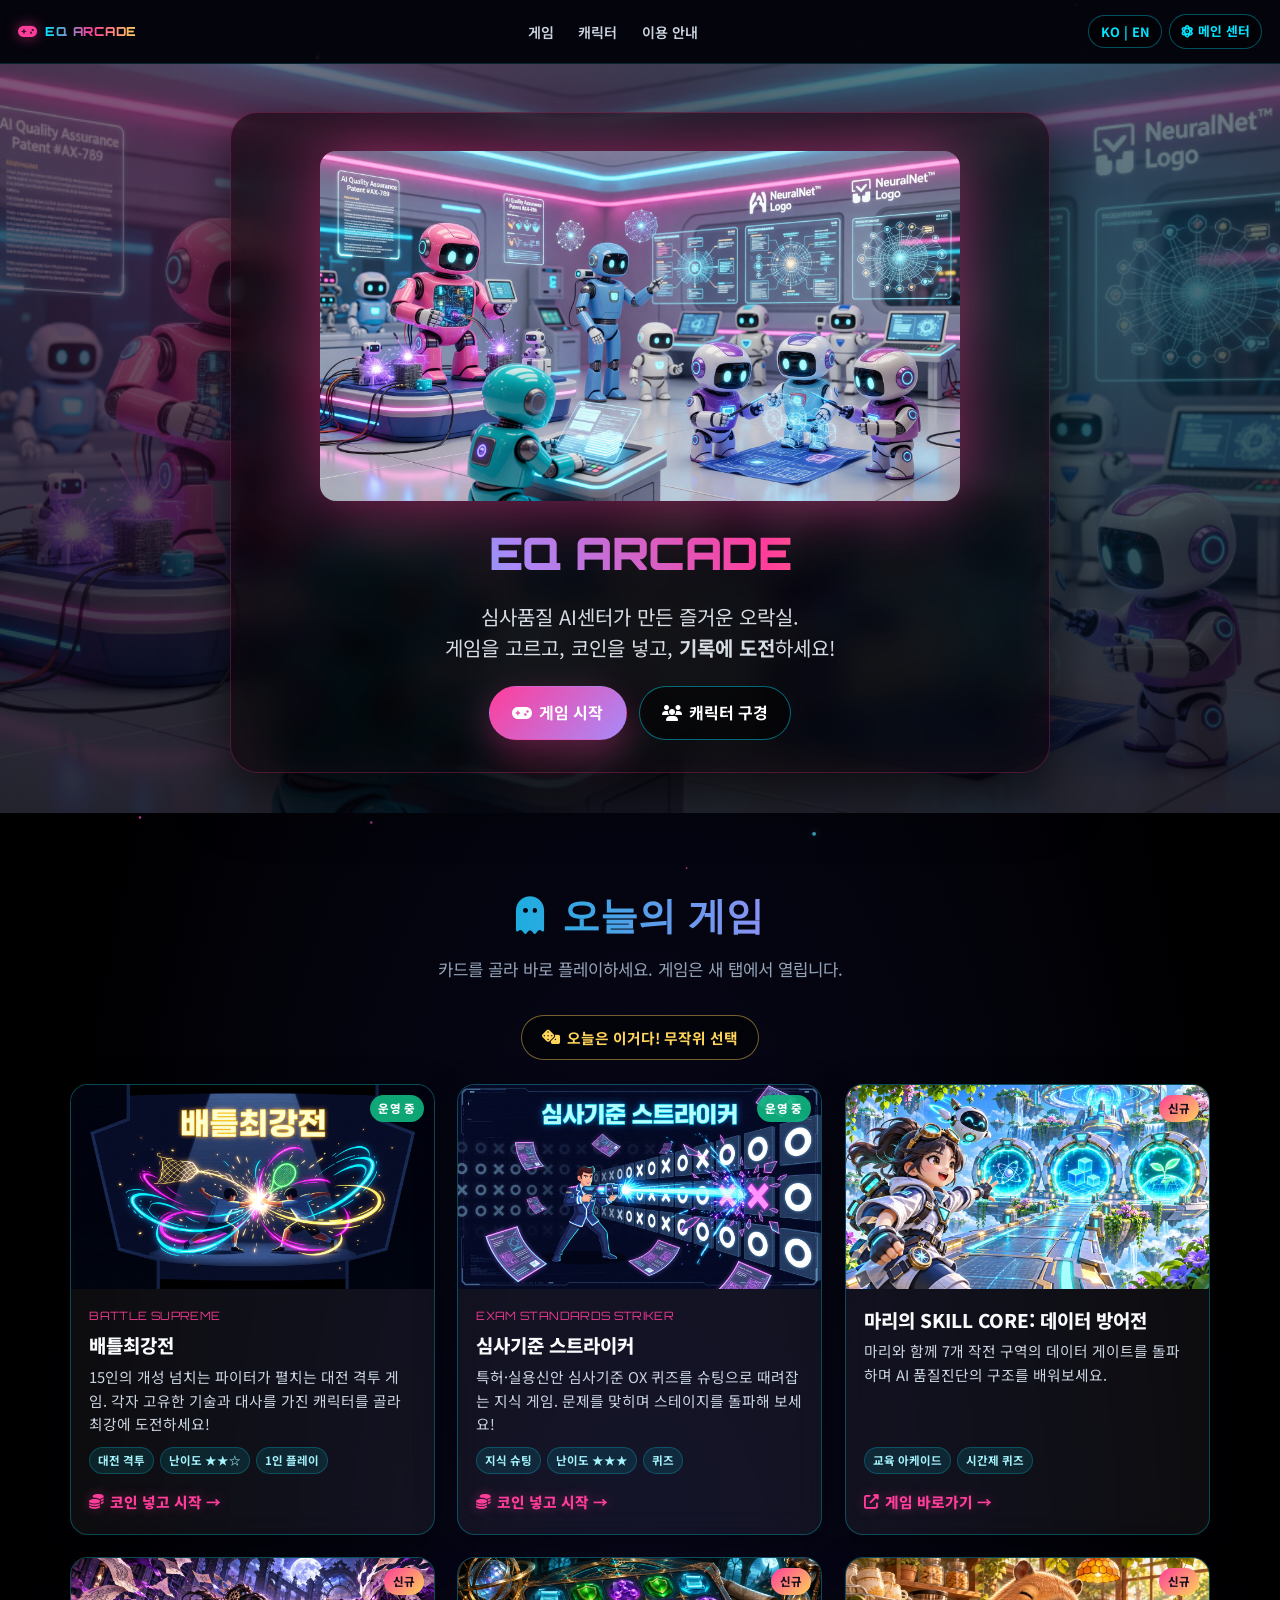
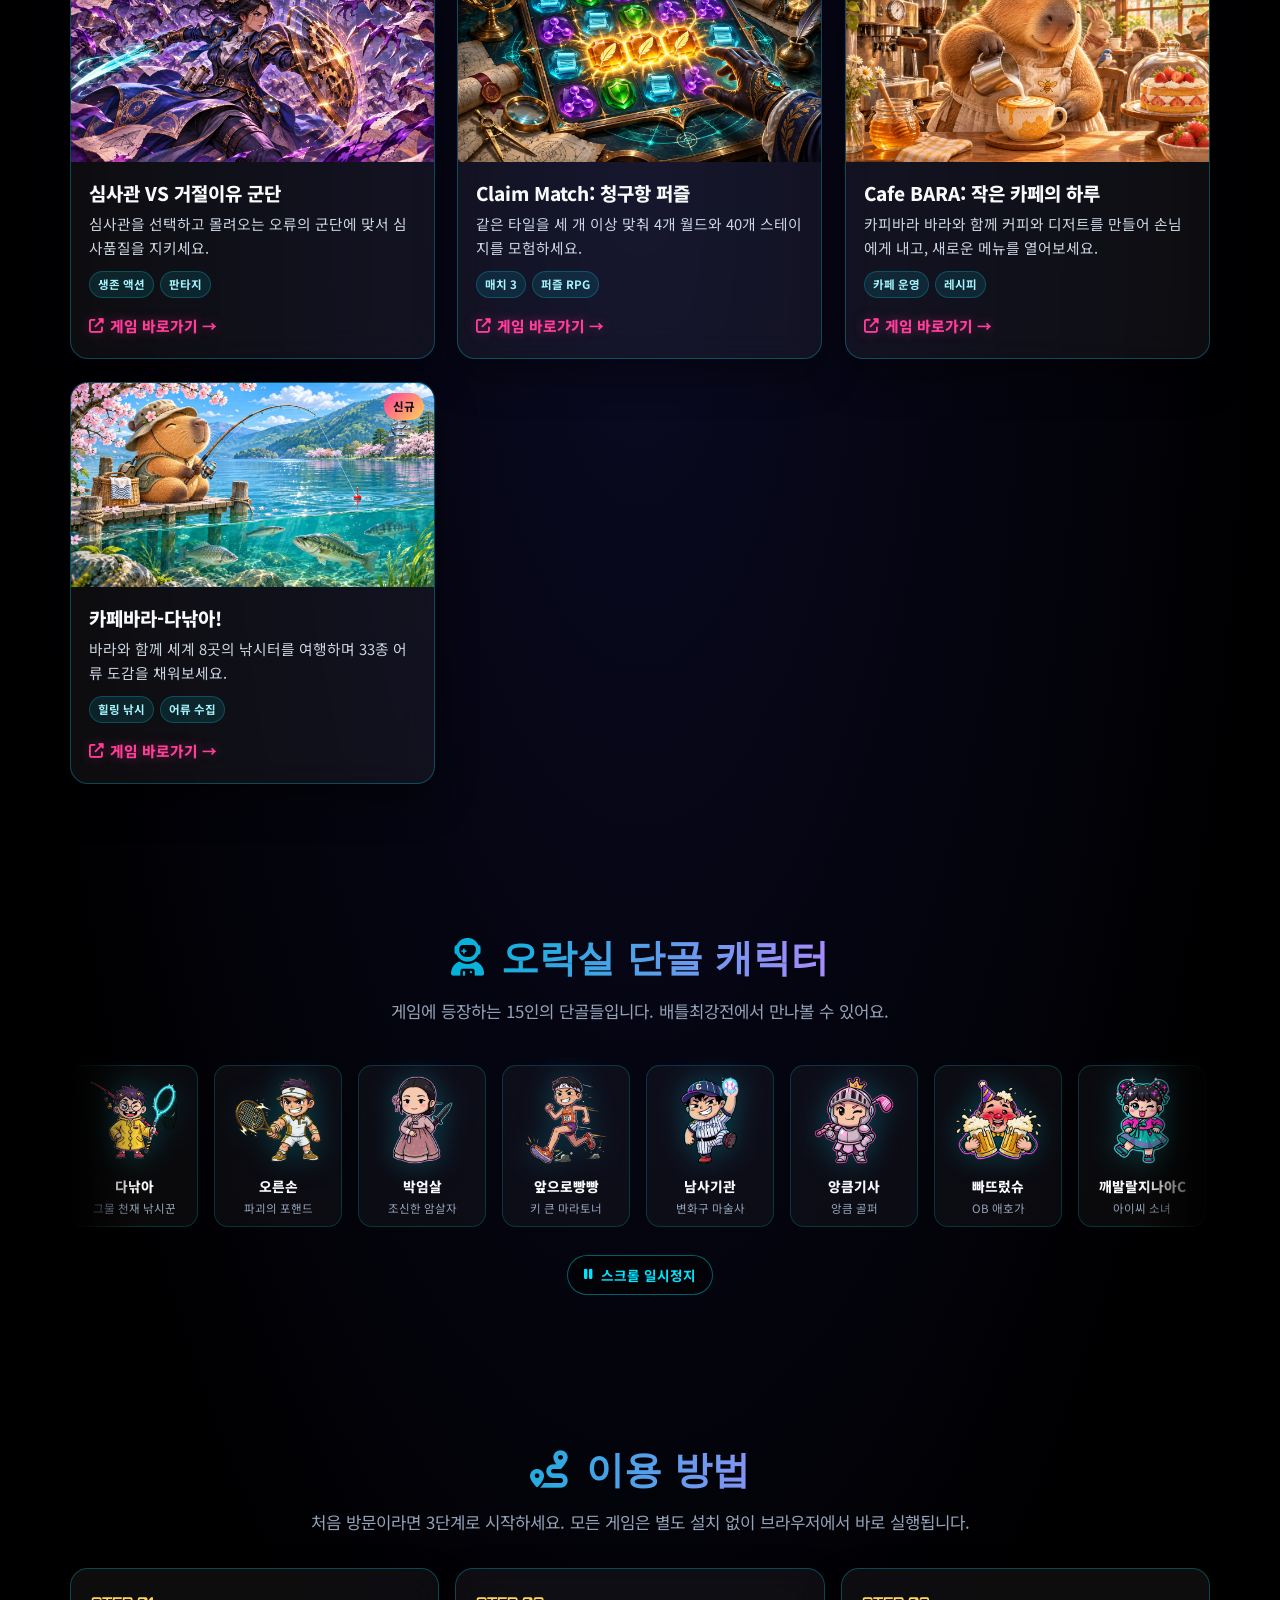
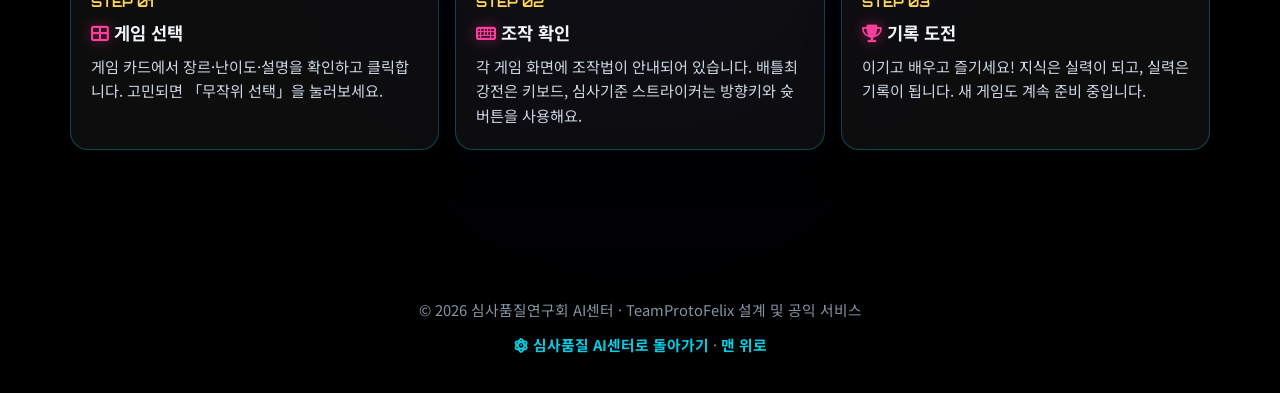
<file: index.html>
<!DOCTYPE html>
<html lang="ko">
<head>
    <meta charset="UTF-8">
    <meta name="viewport" content="width=device-width, initial-scale=1.0">
    <title>EQ오락실 | EQ Arcade</title>
    <meta name="description" content="심사품질 AI센터가 만든 즐거운 오락실. 대전 격투, 특허심사 퍼즐, 카페 운영과 낚시 등 7개 게임을 카드로 골라 플레이하세요.">
    <meta name="theme-color" content="#0a0a23">

    <meta property="og:type" content="website">
    <meta property="og:title" content="EQ오락실 | EQ Arcade">
    <meta property="og:description" content="심사품질 AI센터의 오락실. 대전 격투, 특허심사 퍼즐, 카페 운영과 낚시 등 7개 게임을 한 곳에서 즐겨보세요.">
    <meta property="og:image" content="PGlogo.jpg">
    <meta property="og:url" content="https://enter.moip.ai.kr">
    <meta name="twitter:card" content="summary_large_image">

    <link rel="preconnect" href="https://fonts.googleapis.com">
    <link rel="preconnect" href="https://fonts.gstatic.com" crossorigin>
    <link href="https://cdnjs.cloudflare.com/ajax/libs/font-awesome/6.4.0/css/all.min.css" rel="stylesheet">
    <link href="https://fonts.googleapis.com/css2?family=Noto+Sans+KR:wght@400;500;600;700;800;900&family=Orbitron:wght@500;700;900&display=swap" rel="stylesheet">

    <style>
        :root {
            --bg: #05050f;
            --bg-card: rgba(255, 255, 255, 0.05);
            --cyan: #00E5FF;
            --violet: #A78BFA;
            --magenta: #FF3D9A;
            --coral: #FF6B6B;
            --gold: #FFD45A;
            --text: #f1f5f9;
            --muted: #94a3b8;
            --border: rgba(0, 229, 255, 0.28);
            --nav-h: 64px;
            --focus: #67e8f9;
            --radius: 18px;
            --marquee-dur: 46s;
        }

        * { margin: 0; padding: 0; box-sizing: border-box; }

        html { scroll-behavior: smooth; scroll-padding-top: calc(var(--nav-h) + 12px); }

        body {
            font-family: 'Noto Sans KR', system-ui, sans-serif;
            background: radial-gradient(ellipse at center, #0a0a23 0%, #000 72%);
            color: var(--text);
            overflow-x: hidden;
            min-height: 100vh;
            line-height: 1.6;
        }

        canvas#canvas {
            position: fixed;
            inset: 0;
            z-index: -1;
            pointer-events: none;
        }

        .skip-link {
            position: absolute;
            left: -9999px;
            top: 0;
            z-index: 200;
            padding: 0.75rem 1.2rem;
            background: var(--cyan);
            color: #041016;
            font-weight: 700;
            text-decoration: none;
            border-radius: 0 0 8px 0;
        }
        .skip-link:focus { left: 0; outline: 3px solid #fff; }

        /* ===== Nav ===== */
        .site-nav {
            position: sticky;
            top: 0;
            z-index: 100;
            height: var(--nav-h);
            display: flex;
            align-items: center;
            justify-content: space-between;
            gap: 1rem;
            padding: 0 1.1rem;
            background: rgba(5, 5, 15, 0.82);
            backdrop-filter: blur(14px);
            border-bottom: 1px solid rgba(0, 229, 255, 0.15);
        }

        .nav-brand {
            display: flex;
            align-items: center;
            gap: 0.55rem;
            text-decoration: none;
            color: var(--text);
            font-weight: 800;
            font-size: 0.95rem;
            white-space: nowrap;
        }
        .nav-brand i {
            color: var(--magenta);
            text-shadow: 0 0 14px rgba(255, 61, 154, 0.65);
        }
        .nav-brand span {
            font-family: 'Orbitron', sans-serif;
            font-size: 0.78rem;
            letter-spacing: 0.06em;
            background: linear-gradient(90deg, var(--cyan), var(--magenta), var(--gold));
            -webkit-background-clip: text;
            background-clip: text;
            -webkit-text-fill-color: transparent;
        }

        .nav-links {
            display: flex;
            align-items: center;
            gap: 0.15rem;
            list-style: none;
            flex-wrap: wrap;
            justify-content: flex-end;
        }
        .nav-links a {
            color: #cbd5e1;
            text-decoration: none;
            font-size: 0.88rem;
            font-weight: 600;
            padding: 0.45rem 0.7rem;
            border-radius: 999px;
            transition: color 0.2s, background 0.2s;
        }
        .nav-links a:hover,
        .nav-links a:focus-visible {
            color: #fff;
            background: rgba(0, 229, 255, 0.12);
            outline: none;
        }

        .nav-actions {
            display: flex;
            align-items: center;
            gap: 0.45rem;
        }

        .lang-toggle,
        .nav-icon-btn {
            font-family: inherit;
            font-size: 0.8rem;
            font-weight: 700;
            padding: 0.4rem 0.7rem;
            border-radius: 999px;
            border: 1px solid rgba(0, 229, 255, 0.35);
            background: rgba(0, 0, 0, 0.45);
            color: var(--cyan);
            cursor: pointer;
            text-decoration: none;
            white-space: nowrap;
        }
        .lang-toggle:hover,
        .nav-icon-btn:hover,
        .lang-toggle:focus-visible,
        .nav-icon-btn:focus-visible {
            border-color: var(--cyan);
            background: rgba(0, 229, 255, 0.12);
            outline: none;
        }

        .nav-toggle {
            display: none;
            width: 42px;
            height: 42px;
            border-radius: 10px;
            border: 1px solid var(--border);
            background: rgba(0, 0, 0, 0.5);
            color: var(--cyan);
            cursor: pointer;
            font-size: 1.1rem;
        }

        @media (max-width: 900px) {
            .nav-toggle { display: inline-flex; align-items: center; justify-content: center; }
            .nav-links {
                display: none;
                position: absolute;
                top: var(--nav-h);
                left: 0;
                right: 0;
                flex-direction: column;
                align-items: stretch;
                padding: 0.75rem;
                background: rgba(5, 5, 18, 0.96);
                border-bottom: 1px solid rgba(0, 229, 255, 0.15);
            }
            .site-nav.is-open .nav-links { display: flex; }
            .nav-links a { padding: 0.75rem 1rem; border-radius: 10px; }
            .nav-actions .nav-icon-btn.desktop-only { display: none; }
        }

        /* ===== Hero ===== */
        header.hero {
            min-height: 72vh;
            display: flex;
            align-items: center;
            justify-content: center;
            text-align: center;
            position: relative;
            background-image:
                radial-gradient(circle at 18% 22%, rgba(255, 61, 154, 0.16), transparent 38%),
                radial-gradient(circle at 82% 30%, rgba(0, 229, 255, 0.14), transparent 36%),
                linear-gradient(rgba(5, 5, 20, 0.55), rgba(5, 5, 15, 0.82)), url('PGlogo.jpg');
            background-size: cover;
            background-position: center;
            background-repeat: no-repeat;
            padding: 3rem 1.25rem 2.5rem;
        }

        .hero-content {
            position: relative;
            z-index: 2;
            background: rgba(0, 0, 0, 0.62);
            backdrop-filter: blur(14px);
            padding: 2.4rem 1.8rem 2rem;
            border-radius: 28px;
            border: 1px solid rgba(255, 61, 154, 0.25);
            box-shadow: 0 20px 60px rgba(0, 0, 0, 0.75), inset 0 0 40px rgba(255, 61, 154, 0.05);
            max-width: 820px;
            width: 100%;
            animation: fadeInUp 1s ease-out;
        }

        .main-logo {
            max-width: min(640px, 100%);
            width: auto;
            height: auto;
            max-height: min(42vh, 360px);
            display: block;
            margin: 0 auto 1.1rem;
            object-fit: contain;
            object-position: center;
            filter: drop-shadow(0 0 36px rgba(255, 61, 154, 0.55));
            border-radius: 16px;
        }

        .main-title {
            font-family: 'Orbitron', sans-serif;
            font-size: clamp(1.6rem, 5vw, 2.8rem);
            font-weight: 900;
            background: linear-gradient(90deg, #00E5FF, #A78BFA, #FF3D9A, #FFD45A);
            -webkit-background-clip: text;
            background-clip: text;
            -webkit-text-fill-color: transparent;
            animation: glow 2.8s ease-in-out infinite alternate;
            margin-bottom: 0.7rem;
            letter-spacing: -0.5px;
        }

        .header-subtitle {
            font-size: clamp(1rem, 3vw, 1.25rem);
            opacity: 0.95;
            line-height: 1.55;
            max-width: 640px;
            margin: 0 auto 1.4rem;
            color: #e2e8f0;
        }

        .hero-ctas {
            display: flex;
            flex-wrap: wrap;
            gap: 0.75rem;
            justify-content: center;
        }

        .btn {
            display: inline-flex;
            align-items: center;
            justify-content: center;
            gap: 0.45rem;
            font-family: inherit;
            font-weight: 700;
            font-size: 1rem;
            padding: 0.85rem 1.4rem;
            border-radius: 999px;
            border: 1px solid transparent;
            text-decoration: none;
            cursor: pointer;
            transition: transform 0.25s ease, box-shadow 0.25s ease, border-color 0.25s ease, background 0.25s ease;
            min-height: 48px;
            color: #fff;
        }
        .btn:focus-visible {
            outline: 3px solid var(--focus);
            outline-offset: 3px;
        }
        .btn-primary {
            background: linear-gradient(135deg, #FF3D9A, #A78BFA);
            color: #fff;
            box-shadow: 0 14px 36px rgba(255, 61, 154, 0.35);
        }
        .btn-primary:hover {
            transform: translateY(-2px);
            box-shadow: 0 18px 44px rgba(255, 61, 154, 0.55);
        }
        .btn-ghost {
            background: rgba(0, 0, 0, 0.55);
            border-color: rgba(0, 229, 255, 0.45);
        }
        .btn-ghost:hover {
            transform: translateY(-2px);
            border-color: var(--cyan);
            background: rgba(0, 229, 255, 0.1);
        }

        @keyframes fadeInUp {
            from { opacity: 0; transform: translateY(36px); }
            to { opacity: 1; transform: translateY(0); }
        }
        @keyframes glow {
            0% { filter: drop-shadow(0 0 8px rgba(255, 61, 154, 0.35)); }
            100% { filter: drop-shadow(0 0 18px rgba(0, 229, 255, 0.75)); }
        }
        @keyframes jackpotPulse {
            0%, 100% { box-shadow: 0 24px 50px rgba(255, 61, 154, 0.2); border-color: rgba(0, 229, 255, 0.55); }
            50% { box-shadow: 0 0 0 6px rgba(255, 212, 90, 0.85), 0 24px 60px rgba(255, 212, 90, 0.55); border-color: var(--gold); }
        }

        /* ===== Sections ===== */
        section {
            padding: 72px 20px;
            max-width: 1180px;
            margin: 0 auto;
            opacity: 0;
            transform: translateY(28px);
            transition: opacity 0.8s ease, transform 0.8s ease;
        }
        section.visible { opacity: 1; transform: translateY(0); }

        .section-head {
            text-align: center;
            margin-bottom: 2rem;
        }

        h2 {
            font-family: 'Orbitron', sans-serif;
            font-size: clamp(1.55rem, 4vw, 2.35rem);
            text-align: center;
            margin-bottom: 0.65rem;
            background: linear-gradient(90deg, #00E5FF, #00B4D8, #A78BFA, #FF3D9A);
            -webkit-background-clip: text;
            background-clip: text;
            -webkit-text-fill-color: transparent;
        }
        h2 i { margin-right: 0.35rem; }

        .section-lead {
            text-align: center;
            color: var(--muted);
            font-size: 1.05rem;
            max-width: 720px;
            margin: 0 auto 1.75rem;
        }

        /* ===== Game cards ===== */
        .game-grid {
            display: grid;
            grid-template-columns: repeat(auto-fit, minmax(280px, 1fr));
            gap: 1.4rem;
        }

        .game-card {
            display: flex;
            flex-direction: column;
            background: var(--bg-card);
            backdrop-filter: blur(16px);
            border: 1px solid var(--border);
            border-radius: var(--radius);
            overflow: hidden;
            box-shadow: 0 16px 40px rgba(0, 0, 0, 0.45);
            transition: transform 0.3s ease, box-shadow 0.3s ease, border-color 0.3s ease;
            text-decoration: none;
            color: inherit;
            height: 100%;
            will-change: transform;
        }
        .game-card:hover {
            transform: translateY(-6px);
            border-color: rgba(255, 61, 154, 0.55);
            box-shadow: 0 24px 50px rgba(255, 61, 154, 0.2);
        }
        .game-card:focus-visible {
            outline: 3px solid var(--focus);
            outline-offset: 3px;
        }
        .game-card.is-jackpot {
            animation: jackpotPulse 0.9s ease-in-out 3;
        }

        .game-thumb {
            position: relative;
            aspect-ratio: 16 / 9;
            background: #0a0a23;
            overflow: hidden;
            isolation: isolate;
        }

        /* CRT scanline overlay */
        .game-thumb::after {
            content: '';
            position: absolute;
            inset: 0;
            z-index: 3;
            pointer-events: none;
            background: repeating-linear-gradient(
                to bottom,
                rgba(255, 255, 255, 0.035) 0px,
                rgba(255, 255, 255, 0.035) 1px,
                transparent 1px,
                transparent 4px
            );
            mix-blend-mode: overlay;
        }

        /* Game cover artwork.
           When the file exists it covers the CSS fallback below. */
        .game-thumb img.thumb-img {
            position: absolute;
            inset: 0;
            z-index: 2;
            width: 100%;
            height: 100%;
            object-fit: cover;
            transition: transform 0.45s ease;
        }
        .game-card:hover .game-thumb img.thumb-img { transform: scale(1.06); }

        .thumb-fallback {
            position: absolute;
            inset: 0;
            z-index: 1;
            display: flex;
            align-items: flex-end;
            justify-content: center;
            gap: 0;
            overflow: hidden;
        }
        .thumb-fallback .fb-title {
            position: absolute;
            top: 12%;
            left: 0;
            right: 0;
            text-align: center;
            font-family: 'Orbitron', sans-serif;
            font-size: clamp(1.1rem, 3.4vw, 1.6rem);
            font-weight: 900;
            letter-spacing: 0.04em;
            color: #fff;
            text-shadow: 0 0 22px rgba(255, 255, 255, 0.6), 0 2px 0 rgba(0, 0, 0, 0.8);
            z-index: 1;
        }
        .thumb-fallback img.fb-sprite {
            height: 74%;
            width: auto;
            object-fit: contain;
            filter: drop-shadow(0 6px 16px rgba(0, 0, 0, 0.6));
            transition: transform 0.45s ease;
            margin: 0 -3%;
        }
        .game-card:hover .thumb-fallback img.fb-sprite { transform: translateY(-6px) scale(1.04); }
        .game-card:hover .thumb-fallback img.fb-sprite:nth-child(3) { transition-delay: 0.05s; }
        .game-card:hover .thumb-fallback img.fb-sprite:nth-child(4) { transition-delay: 0.1s; }

        .thumb-gold { background: radial-gradient(120% 130% at 50% 110%, #6b2a12 0%, #2a0f28 45%, #07040c 100%); }
        .thumb-cyan { background: radial-gradient(120% 130% at 50% 110%, #0e2a4a 0%, #191033 45%, #03060c 100%); }

        .badge {
            position: absolute;
            top: 10px;
            right: 10px;
            font-size: 0.72rem;
            font-weight: 800;
            padding: 0.28rem 0.55rem;
            border-radius: 999px;
            letter-spacing: 0.02em;
            z-index: 4;
        }
        .badge-live { background: rgba(16, 185, 129, 0.9); color: #fff; }
        .badge-beta { background: rgba(251, 191, 36, 0.95); color: #1c1917; }
        .badge-new { background: linear-gradient(135deg, #FF3D9A, #FFD45A); color: #1c1020; }

        .game-body {
            padding: 1.1rem 1.15rem 1.25rem;
            display: flex;
            flex-direction: column;
            flex: 1;
            gap: 0.45rem;
        }
        .game-body h3 {
            font-size: 1.18rem;
            font-weight: 800;
            line-height: 1.35;
            color: #f8fafc;
        }
        .game-body .en {
            font-family: 'Orbitron', sans-serif;
            font-size: 0.72rem;
            color: var(--magenta);
            opacity: 0.9;
            letter-spacing: 0.03em;
        }
        .game-body p {
            font-size: 0.92rem;
            color: #cbd5e1;
            flex: 1;
        }
        .game-meta {
            display: flex;
            flex-wrap: wrap;
            gap: 0.35rem;
            margin-top: 0.25rem;
        }
        .chip {
            font-size: 0.72rem;
            font-weight: 700;
            padding: 0.22rem 0.5rem;
            border-radius: 999px;
            background: rgba(0, 229, 255, 0.1);
            border: 1px solid rgba(0, 229, 255, 0.22);
            color: #a5f3fc;
        }
        .chip.gold-chip {
            background: rgba(255, 212, 90, 0.1);
            border-color: rgba(255, 212, 90, 0.3);
            color: #ffe9a8;
        }
        .game-cta {
            margin-top: 0.55rem;
            font-weight: 800;
            font-size: 0.92rem;
            color: var(--magenta);
            display: inline-flex;
            align-items: center;
            gap: 0.35rem;
            text-shadow: 0 0 12px rgba(255, 61, 154, 0.4);
        }

        /* Random pick toolbar */
        .game-toolbar {
            display: flex;
            justify-content: center;
            margin-bottom: 1.5rem;
        }
        .game-toolbar .btn {
            font-size: 0.92rem;
            padding: 0.7rem 1.25rem;
            min-height: 44px;
            background: rgba(0, 0, 0, 0.5);
            border-color: rgba(255, 212, 90, 0.45);
            color: var(--gold);
        }
        .game-toolbar .btn:hover {
            border-color: var(--gold);
            background: rgba(255, 212, 90, 0.12);
            transform: translateY(-2px);
        }

        /* ===== Character marquee ===== */
        .marquee-shell {
            position: relative;
            max-width: 1180px;
            margin: 0 auto;
        }
        .marquee {
            display: flex;
            gap: 1rem;
            overflow: hidden;
            padding: 0.5rem 0 0.75rem;
            -webkit-mask-image: linear-gradient(90deg, transparent, #000 6%, #000 94%, transparent);
            mask-image: linear-gradient(90deg, transparent, #000 6%, #000 94%, transparent);
        }
        .marquee-track {
            display: flex;
            gap: 1rem;
            flex-shrink: 0;
            min-width: 100%;
            animation: marqueeScroll var(--marquee-dur) linear infinite;
            will-change: transform;
        }
        .marquee[data-paused="true"] .marquee-track { animation-play-state: paused; }
        .marquee:hover .marquee-track,
        .marquee:focus-within .marquee-track { animation-play-state: paused; }

        @keyframes marqueeScroll {
            from { transform: translateX(0); }
            to { transform: translateX(-100%); }
        }

        .char-card {
            flex: 0 0 auto;
            width: 128px;
            text-align: center;
            background: rgba(255, 255, 255, 0.04);
            border: 1px solid rgba(0, 229, 255, 0.18);
            border-radius: 14px;
            padding: 0.6rem 0.5rem 0.55rem;
            transition: border-color 0.25s ease, background 0.25s ease, transform 0.25s ease;
            text-decoration: none;
            color: inherit;
            display: block;
        }
        .char-card:hover {
            border-color: rgba(255, 61, 154, 0.5);
            background: rgba(255, 61, 154, 0.08);
            transform: translateY(-4px);
        }
        .char-card:focus-visible {
            outline: 3px solid var(--focus);
            outline-offset: 2px;
        }
        .char-card img {
            width: 88px;
            height: 88px;
            object-fit: contain;
            filter: drop-shadow(0 0 14px rgba(0, 229, 255, 0.25));
            transition: filter 0.25s ease;
        }
        .char-card:hover img { filter: drop-shadow(0 0 20px rgba(255, 61, 154, 0.5)); }
        .char-card .c-name {
            display: block;
            font-weight: 800;
            font-size: 0.86rem;
            margin-top: 0.3rem;
            color: #f8fafc;
        }
        .char-card .c-title {
            display: block;
            font-size: 0.72rem;
            color: var(--muted);
            margin-top: 0.1rem;
        }

        .marquee-controls {
            display: flex;
            justify-content: center;
            gap: 0.5rem;
            margin-top: 1rem;
        }
        .marquee-controls .btn {
            font-size: 0.85rem;
            padding: 0.55rem 1rem;
            min-height: 40px;
            background: rgba(0, 0, 0, 0.5);
            border-color: rgba(0, 229, 255, 0.4);
            color: var(--cyan);
        }
        .marquee-controls .btn:hover {
            border-color: var(--cyan);
            background: rgba(0, 229, 255, 0.1);
        }

        /* ===== Guide ===== */
        .steps {
            display: grid;
            grid-template-columns: repeat(auto-fit, minmax(220px, 1fr));
            gap: 1rem;
            margin-bottom: 1.75rem;
        }
        .step-card {
            background: var(--bg-card);
            backdrop-filter: blur(16px);
            border: 1px solid var(--border);
            border-radius: var(--radius);
            padding: 1.35rem 1.25rem;
            box-shadow: 0 16px 36px rgba(0, 0, 0, 0.4);
        }
        .step-num {
            font-family: 'Orbitron', sans-serif;
            font-size: 0.85rem;
            color: var(--gold);
            font-weight: 700;
            margin-bottom: 0.4rem;
        }
        .step-card h3 {
            font-size: 1.1rem;
            margin-bottom: 0.45rem;
        }
        .step-card p {
            color: #cbd5e1;
            font-size: 0.95rem;
        }
        .step-card i {
            color: var(--magenta);
            text-shadow: 0 0 14px rgba(255, 61, 154, 0.5);
        }

        /* ===== Footer ===== */
        footer {
            text-align: center;
            padding: 48px 20px 36px;
            opacity: 0.9;
            font-size: 0.92rem;
            background: linear-gradient(to top, #000, transparent);
            color: #94a3b8;
        }
        footer a {
            color: var(--cyan);
            text-decoration: none;
            font-weight: 700;
        }
        footer a:hover { text-decoration: underline; }
        footer a:focus-visible {
            outline: 3px solid var(--focus);
            outline-offset: 3px;
            border-radius: 4px;
        }

        /* i18n helpers */
        .i18n-block-en { display: none !important; }
        html[lang="en"] .i18n-block-ko { display: none !important; }
        html[lang="en"] .i18n-block-en { display: revert !important; }

        @media (max-width: 768px) {
            header.hero {
                min-height: auto;
                padding-top: 2rem;
                background-attachment: scroll;
            }
            section { padding: 56px 16px; }
            .hero-ctas .btn { width: 100%; max-width: 360px; }
            .game-grid { grid-template-columns: 1fr; }
            .char-card { width: 108px; }
            .char-card img { width: 72px; height: 72px; }
        }

        @media (prefers-reduced-motion: reduce) {
            *, *::before, *::after {
                animation-duration: 0.01ms !important;
                animation-iteration-count: 1 !important;
                transition-duration: 0.01ms !important;
            }
            section { opacity: 1; transform: none; }
            .marquee { overflow-x: auto; }
            .marquee-track { animation: none; min-width: auto; }
            .marquee-controls { display: none; }
        }
    </style>
    <noscript>
        <style>
            #games { opacity: 1; transform: none; }
            #randomPickBtn { display: none; }
        </style>
    </noscript>
</head>
<body>
    <a class="skip-link" href="#games">
        <span class="i18n-block-ko">게임 목록으로 건너뛰기</span>
        <span class="i18n-block-en">Skip to games</span>
    </a>

    <canvas id="canvas" aria-hidden="true"></canvas>

    <nav class="site-nav" id="siteNav" aria-label="주 메뉴">
        <a class="nav-brand" href="#top">
            <i class="fas fa-gamepad" aria-hidden="true"></i>
            <span>EQ ARCADE</span>
        </a>

        <button type="button" class="nav-toggle" id="navToggle" aria-expanded="false" aria-controls="navLinks" aria-label="메뉴 열기">
            <i class="fas fa-bars" aria-hidden="true"></i>
        </button>

        <ul class="nav-links" id="navLinks">
            <li><a href="#games" data-nav><span class="i18n-block-ko">게임</span><span class="i18n-block-en">Games</span></a></li>
            <li><a href="#characters" data-nav><span class="i18n-block-ko">캐릭터</span><span class="i18n-block-en">Characters</span></a></li>
            <li><a href="#guide" data-nav><span class="i18n-block-ko">이용 안내</span><span class="i18n-block-en">Guide</span></a></li>
        </ul>

        <div class="nav-actions">
            <button type="button" class="lang-toggle" id="langToggle" aria-label="Language toggle">KO | EN</button>
            <a class="nav-icon-btn desktop-only" href="https://eqai.moip.ai.kr" target="_blank" rel="noopener noreferrer" title="심사품질 AI센터로 돌아가기">
                <i class="fas fa-atom" aria-hidden="true"></i>
                <span class="i18n-block-ko">메인 센터</span>
                <span class="i18n-block-en">Main Center</span>
            </a>
        </div>
    </nav>

    <header class="hero" id="top">
        <div class="hero-content">
            <img src="PGlogo.jpg" alt="EQ오락실 로고" class="main-logo" decoding="async">
            <h1 class="main-title">EQ ARCADE</h1>
            <p class="header-subtitle">
                <span class="i18n-block-ko">
                    심사품질 AI센터가 만든 즐거운 오락실.<br>
                    게임을 고르고, 코인을 넣고, <strong>기록에 도전</strong>하세요!
                </span>
                <span class="i18n-block-en">
                    A joyful arcade by the Examination Quality AI Center.<br>
                    Pick a game, insert a coin, and <strong>chase the record</strong>!
                </span>
            </p>
            <div class="hero-ctas">
                <a class="btn btn-primary" href="#games">
                    <i class="fas fa-gamepad" aria-hidden="true"></i>
                    <span class="i18n-block-ko">게임 시작</span>
                    <span class="i18n-block-en">Start Playing</span>
                </a>
                <a class="btn btn-ghost" href="#characters">
                    <i class="fas fa-users" aria-hidden="true"></i>
                    <span class="i18n-block-ko">캐릭터 구경</span>
                    <span class="i18n-block-en">Meet the Cast</span>
                </a>
            </div>
        </div>
    </header>

    <!-- Games -->
    <section id="games" aria-labelledby="games-title">
        <div class="section-head">
            <h2 id="games-title"><i class="fas fa-ghost" aria-hidden="true"></i>
                <span class="i18n-block-ko">오늘의 게임</span>
                <span class="i18n-block-en">Game Lineup</span>
            </h2>
            <p class="section-lead">
                <span class="i18n-block-ko">카드를 골라 바로 플레이하세요. 게임은 새 탭에서 열립니다.</span>
                <span class="i18n-block-en">Pick a card and play instantly. Games open in a new tab.</span>
            </p>
        </div>

        <div class="game-toolbar">
            <button type="button" class="btn" id="randomPickBtn">
                <i class="fas fa-dice" aria-hidden="true"></i>
                <span class="i18n-block-ko">오늘은 이거다! 무작위 선택</span>
                <span class="i18n-block-en">Random pick!</span>
            </button>
        </div>

        <div class="game-grid" id="gameGrid">
            <!-- filled by JS from GAMES data -->
        </div>

        <noscript>
            <div class="game-grid" style="margin-top:1rem;">
                <a class="game-card" href="battles/index.html" target="_blank" rel="noopener noreferrer">
                    <div class="game-thumb thumb-gold">
                        <span class="badge badge-live">운영 중</span>
                        <div class="thumb-fallback"><span class="fb-title">배틀최강전</span></div>
                    </div>
                    <div class="game-body"><h3>배틀최강전</h3><p>15인의 개성 넘치는 파이터가 펼치는 대전 격투 게임</p></div>
                </a>
                <a class="game-card" href="exam_striker/index.html" target="_blank" rel="noopener noreferrer">
                    <div class="game-thumb thumb-cyan">
                        <span class="badge badge-live">운영 중</span>
                        <div class="thumb-fallback"><span class="fb-title">심사기준 스트라이커</span></div>
                    </div>
                    <div class="game-body"><h3>심사기준 스트라이커</h3><p>심사기준 OX 퀴즈를 때려잡는 지식 슈팅 게임</p></div>
                </a>
                <a class="game-card" href="https://game-skills.moip.ai.kr/" target="_blank" rel="noopener noreferrer">
                    <div class="game-thumb thumb-cyan">
                        <img class="thumb-img" src="img_game/skill-core.webp" alt="" width="1280" height="720" loading="lazy" decoding="async">
                    </div>
                    <div class="game-body"><h3>마리의 SKILL CORE: 데이터 방어전</h3><p>마리와 함께 7개 작전 구역의 데이터 게이트를 돌파하며 AI 품질진단의 구조를 배워보세요.</p></div>
                </a>
                <a class="game-card" href="https://game-pe-vs.moip.ai.kr/" target="_blank" rel="noopener noreferrer">
                    <div class="game-thumb thumb-cyan">
                        <img class="thumb-img" src="img_game/rejection-legion.webp" alt="" width="1280" height="720" loading="lazy" decoding="async">
                    </div>
                    <div class="game-body"><h3>심사관 VS 거절이유 군단</h3><p>심사관을 선택하고 몰려오는 오류의 군단에 맞서 심사품질을 지키세요.</p></div>
                </a>
                <a class="game-card" href="https://game-pe-puzzle.moip.ai.kr/" target="_blank" rel="noopener noreferrer">
                    <div class="game-thumb thumb-cyan">
                        <img class="thumb-img" src="img_game/claim-match.webp" alt="" width="1280" height="720" loading="lazy" decoding="async">
                    </div>
                    <div class="game-body"><h3>Claim Match: 청구항 퍼즐</h3><p>같은 타일을 세 개 이상 맞춰 4개 월드와 40개 스테이지를 모험하세요.</p></div>
                </a>
                <a class="game-card" href="https://game-cafebara.moip.ai.kr/" target="_blank" rel="noopener noreferrer">
                    <div class="game-thumb thumb-gold">
                        <img class="thumb-img" src="img_game/cafe-bara.webp" alt="" width="1280" height="720" loading="lazy" decoding="async">
                    </div>
                    <div class="game-body"><h3>Cafe BARA: 작은 카페의 하루</h3><p>카피바라 바라와 함께 커피와 디저트를 만들어 손님에게 내고, 새로운 메뉴를 열어보세요.</p></div>
                </a>
                <a class="game-card" href="https://game-cafebara-danaka.moip.ai.kr/" target="_blank" rel="noopener noreferrer">
                    <div class="game-thumb thumb-cyan">
                        <img class="thumb-img" src="img_game/cafe-bara-danaka.webp" alt="" width="1280" height="720" loading="lazy" decoding="async">
                    </div>
                    <div class="game-body"><h3>카페바라-다낚아!</h3><p>바라와 함께 세계 8곳의 낚시터를 여행하며 33종 어류 도감을 채워보세요.</p></div>
                </a>
            </div>
        </noscript>
    </section>

    <!-- Characters -->
    <section id="characters" aria-labelledby="characters-title">
        <div class="section-head">
            <h2 id="characters-title"><i class="fas fa-user-astronaut" aria-hidden="true"></i>
                <span class="i18n-block-ko">오락실 단골 캐릭터</span>
                <span class="i18n-block-en">Arcade Regulars</span>
            </h2>
            <p class="section-lead">
                <span class="i18n-block-ko">게임에 등장하는 15인의 단골들입니다. 배틀최강전에서 만나볼 수 있어요.</span>
                <span class="i18n-block-en">Fifteen regulars from our games — meet them all in Battle Supreme.</span>
            </p>
        </div>

        <div class="marquee-shell">
            <div class="marquee" id="marquee" data-paused="false" aria-label="캐릭터 명단 가로 스크롤">
                <div class="marquee-track" id="marqueeTrack">
                    <!-- filled by JS (duplicated for seamless loop) -->
                </div>
            </div>
            <div class="marquee-controls">
                <button type="button" class="btn" id="marqueeToggle" aria-pressed="false" aria-controls="marquee">
                    <i class="fas fa-pause" aria-hidden="true"></i>
                    <span class="i18n-block-ko">스크롤 일시정지</span>
                    <span class="i18n-block-en">Pause scroll</span>
                </button>
            </div>
        </div>
    </section>

    <!-- Guide -->
    <section id="guide" aria-labelledby="guide-title">
        <div class="section-head">
            <h2 id="guide-title"><i class="fas fa-route" aria-hidden="true"></i>
                <span class="i18n-block-ko">이용 방법</span>
                <span class="i18n-block-en">How to Play</span>
            </h2>
            <p class="section-lead">
                <span class="i18n-block-ko">처음 방문이라면 3단계로 시작하세요. 모든 게임은 별도 설치 없이 브라우저에서 바로 실행됩니다.</span>
                <span class="i18n-block-en">New here? Follow three steps. Every game runs in your browser — no install needed.</span>
            </p>
        </div>

        <div class="steps">
            <article class="step-card">
                <div class="step-num">STEP 01</div>
                <h3>
                    <i class="fas fa-th-large" aria-hidden="true"></i>
                    <span class="i18n-block-ko"> 게임 선택</span>
                    <span class="i18n-block-en"> Pick a game</span>
                </h3>
                <p>
                    <span class="i18n-block-ko">게임 카드에서 장르·난이도·설명을 확인하고 클릭합니다. 고민되면 「무작위 선택」을 눌러보세요.</span>
                    <span class="i18n-block-en">Check genre, difficulty, and description on each card, then click. Undecided? Try random pick.</span>
                </p>
            </article>
            <article class="step-card">
                <div class="step-num">STEP 02</div>
                <h3>
                    <i class="fas fa-keyboard" aria-hidden="true"></i>
                    <span class="i18n-block-ko"> 조작 확인</span>
                    <span class="i18n-block-en"> Check controls</span>
                </h3>
                <p>
                    <span class="i18n-block-ko">각 게임 화면에 조작법이 안내되어 있습니다. 배틀최강전은 키보드, 심사기준 스트라이커는 방향키와 슛 버튼을 사용해요.</span>
                    <span class="i18n-block-en">Controls are shown in each game. Battle Supreme uses the keyboard; Striker uses arrows and the shoot button.</span>
                </p>
            </article>
            <article class="step-card">
                <div class="step-num">STEP 03</div>
                <h3>
                    <i class="fas fa-trophy" aria-hidden="true"></i>
                    <span class="i18n-block-ko"> 기록 도전</span>
                    <span class="i18n-block-en"> Chase the record</span>
                </h3>
                <p>
                    <span class="i18n-block-ko">이기고 배우고 즐기세요! 지식은 실력이 되고, 실력은 기록이 됩니다. 새 게임도 계속 준비 중입니다.</span>
                    <span class="i18n-block-en">Win, learn, and have fun — knowledge becomes skill, skill becomes records. More games are on the way.</span>
                </p>
            </article>
        </div>
    </section>

    <footer>
        <p>
            &copy; 2026
            <span class="i18n-block-ko">심사품질연구회 AI센터 · TeamProtoFelix 설계 및 공익 서비스</span>
            <span class="i18n-block-en">Examination Quality Research AI Center · public-interest service by TeamProtoFelix</span>
        </p>
        <p style="margin-top: 0.75rem;">
            <a href="https://eqai.moip.ai.kr" target="_blank" rel="noopener noreferrer">
                <i class="fas fa-atom" aria-hidden="true"></i>
                <span class="i18n-block-ko">심사품질 AI센터로 돌아가기</span>
                <span class="i18n-block-en">Back to EQAI Center</span>
            </a>
            ·
            <a href="#top">
                <span class="i18n-block-ko">맨 위로</span>
                <span class="i18n-block-en">Top</span>
            </a>
        </p>
    </footer>

    <script>
        (function () {
            const reducedMotion = window.matchMedia('(prefers-reduced-motion: reduce)').matches;

            // ===== Game data (single source of truth) =====
            const GAMES = [
                {
                    id: 'battles',
                    href: 'battles/index.html',
                    // 이미지생성프롬프트.txt 참고 — 생성된 카드 이미지(battlecard.jpg)가 있으면
                    // CSS 콜라주 대신 자동으로 표시됩니다. 없어도 사이트는 정상 동작합니다.
                    img: 'battlecard.jpg',
                    badge: 'live',
                    badgeKo: '운영 중',
                    badgeEn: 'Live',
                    titleKo: '배틀최강전',
                    titleEn: 'Battle Supreme',
                    enLabel: 'BATTLE SUPREME',
                    descKo: '15인의 개성 넘치는 파이터가 펼치는 대전 격투 게임. 각자 고유한 기술과 대사를 가진 캐릭터를 골라 최강에 도전하세요!',
                    descEn: 'A versus fighter starring 15 quirky characters, each with unique moves and lines. Pick your fighter and claim the crown!',
                    chipsKo: ['대전 격투', '난이도 ★★☆', '1인 플레이'],
                    chipsEn: ['Fighting', 'Difficulty ★★☆', 'Single player'],
                    thumbClass: 'thumb-gold',
                    sprites: [
                        { src: 'img_character/boss_dana.png', alt: '' },
                        { src: 'img_character/boss_villain.png', alt: '' },
                        { src: 'img_character/boss_takgu.png', alt: '' }
                    ]
                },
                {
                    id: 'striker',
                    href: 'exam_striker/index.html',
                    // 이미지생성프롬프트.txt 참고 — 생성된 카드 이미지(strikercard.jpg)가 있으면 자동 표시
                    img: 'strikercard.jpg',
                    badge: 'live',
                    badgeKo: '운영 중',
                    badgeEn: 'Live',
                    titleKo: '심사기준 스트라이커',
                    titleEn: 'Exam Standards Striker',
                    enLabel: 'EXAM STANDARDS STRIKER',
                    descKo: '특허·실용신안 심사기준 OX 퀴즈를 슈팅으로 때려잡는 지식 게임. 문제를 맞히며 스테이지를 돌파해 보세요!',
                    descEn: 'A knowledge shooter that tests you on patent & utility-model exam standards. Strike the right answers to clear stages!',
                    chipsKo: ['지식 슈팅', '난이도 ★★★', '퀴즈'],
                    chipsEn: ['Quiz shooter', 'Difficulty ★★★', 'Trivia'],
                    thumbClass: 'thumb-cyan',
                    sprites: [
                        { src: 'img_character/boss_jina.png', alt: '' },
                        { src: 'img_character/boss_woo.png', alt: '' },
                        { src: 'img_character/boss_gira.png', alt: '' }
                    ]
                },
                {
                    id: 'skill-core',
                    href: 'https://game-skills.moip.ai.kr/',
                    img: 'img_game/skill-core.webp',
                    badge: 'new',
                    badgeKo: '신규',
                    badgeEn: 'New',
                    titleKo: '마리의 SKILL CORE: 데이터 방어전',
                    titleEn: 'SKILL CORE: Data Defense',
                    descKo: '마리와 함께 7개 작전 구역의 데이터 게이트를 돌파하며 AI 품질진단의 구조를 배워보세요.',
                    descEn: 'Guide Marie through data gates across seven zones and learn how the AI quality review system works.',
                    chipsKo: ['교육 아케이드', '시간제 퀴즈'],
                    chipsEn: ['Learning arcade', 'Timed quiz'],
                    thumbClass: 'thumb-cyan'
                },
                {
                    id: 'rejection-legion',
                    href: 'https://game-pe-vs.moip.ai.kr/',
                    img: 'img_game/rejection-legion.webp',
                    badge: 'new',
                    badgeKo: '신규',
                    badgeEn: 'New',
                    titleKo: '심사관 VS 거절이유 군단',
                    titleEn: 'Patent Examiner: Rejection Legion',
                    descKo: '심사관을 선택하고 몰려오는 오류의 군단에 맞서 심사품질을 지키세요.',
                    descEn: 'Choose an examiner and defend examination quality against waves of monsters.',
                    chipsKo: ['생존 액션', '판타지'],
                    chipsEn: ['Survival action', 'Fantasy'],
                    thumbClass: 'thumb-cyan'
                },
                {
                    id: 'claim-match',
                    href: 'https://game-pe-puzzle.moip.ai.kr/',
                    img: 'img_game/claim-match.webp',
                    badge: 'new',
                    badgeKo: '신규',
                    badgeEn: 'New',
                    titleKo: 'Claim Match: 청구항 퍼즐',
                    titleEn: 'Claim Match: Patent Puzzle Saga',
                    descKo: '같은 타일을 세 개 이상 맞춰 4개 월드와 40개 스테이지를 모험하세요.',
                    descEn: 'Match three or more tiles in a fantasy puzzle RPG with four worlds and 40 stages.',
                    chipsKo: ['매치 3', '퍼즐 RPG'],
                    chipsEn: ['Match 3', 'Puzzle RPG'],
                    thumbClass: 'thumb-cyan'
                },
                {
                    id: 'cafe-bara',
                    href: 'https://game-cafebara.moip.ai.kr/',
                    img: 'img_game/cafe-bara.webp',
                    badge: 'new',
                    badgeKo: '신규',
                    badgeEn: 'New',
                    titleKo: 'Cafe BARA: 작은 카페의 하루',
                    titleEn: 'Cafe BARA: A Day at the Café',
                    descKo: '카피바라 바라와 함께 커피와 디저트를 만들어 손님에게 내고, 새로운 메뉴를 열어보세요.',
                    descEn: 'Make coffee and desserts with Bara the capybara, serve customers, and unlock new recipes.',
                    chipsKo: ['카페 운영', '레시피'],
                    chipsEn: ['Café simulation', 'Recipes'],
                    thumbClass: 'thumb-gold'
                },
                {
                    id: 'cafe-bara-danaka',
                    href: 'https://game-cafebara-danaka.moip.ai.kr/',
                    img: 'img_game/cafe-bara-danaka.webp',
                    badge: 'new',
                    badgeKo: '신규',
                    badgeEn: 'New',
                    titleKo: '카페바라-다낚아!',
                    titleEn: 'Cafe BARA: World Fishing Collection',
                    descKo: '바라와 함께 세계 8곳의 낚시터를 여행하며 33종 어류 도감을 채워보세요.',
                    descEn: 'Travel with Bara to eight fishing locations and fill your collection with 33 fish species.',
                    chipsKo: ['힐링 낚시', '어류 수집'],
                    chipsEn: ['Relaxing fishing', 'Fish collection'],
                    thumbClass: 'thumb-cyan'
                }
            ];

            // ===== Character roster (배틀최강전 등장 캐릭터) =====
            const CHARACTERS = [
                { name: '다낚아', title: '그물 천재 낚시꾼', img: 'img_character/boss_dana.png' },
                { name: '오른손', title: '파괴의 포핸드', img: 'img_character/boss_right.png' },
                { name: '박엄살', title: '조신한 암살자', img: 'img_character/boss_park.png' },
                { name: '앞으로빵빵', title: '키 큰 마라토너', img: 'img_character/boss_bang.png' },
                { name: '남사기관', title: '변화구 마술사', img: 'img_character/boss_namsa.png' },
                { name: '앙큼기사', title: '앙큼 골퍼', img: 'img_character/boss_golf.png' },
                { name: '빠뜨렀슈', title: 'OB 애호가', img: 'img_character/boss_beer.png' },
                { name: '깨발랄지나아C', title: '아이씨 소녀', img: 'img_character/boss_jina.png' },
                { name: '우정신프로', title: '칭찬 공주', img: 'img_character/boss_woo.png' },
                { name: '빌런', title: '백발의 연출가', img: 'img_character/boss_villain.png' },
                { name: '골프보다구찌', title: '그린 위의 구찌왕', img: 'img_character/boss_gucci.png' },
                { name: '버디요정', title: '회전의 요정', img: 'img_character/boss_buddy.png' },
                { name: '기라성', title: '젊음이 무기', img: 'img_character/boss_gira.png' },
                { name: '김탁구', title: '얍실 탁구왕', img: 'img_character/boss_takgu.png' },
                { name: '커피 친구', title: '봉사 바리스타', img: 'img_character/boss_coffee.png' }
            ];

            function escapeHtml(s) {
                return String(s).replace(/[&<>"']/g, function (c) {
                    return { '&': '&amp;', '<': '&lt;', '>': '&gt;', '"': '&quot;', "'": '&#39;' }[c];
                });
            }

            function isExternal(href) {
                try {
                    const u = new URL(href, window.location.href);
                    return u.origin !== window.location.origin;
                } catch (e) {
                    return true;
                }
            }

            const badgeClass = { live: 'badge-live', beta: 'badge-beta', new: 'badge-new' };

            // ===== Render games =====
            function renderGames() {
                const grid = document.getElementById('gameGrid');
                const lang = document.documentElement.lang === 'en' ? 'en' : 'ko';
                const title = lang === 'en' ? 'titleEn' : 'titleKo';
                const desc = lang === 'en' ? 'descEn' : 'descKo';
                const badge = lang === 'en' ? 'badgeEn' : 'badgeKo';
                const chips = lang === 'en' ? 'chipsEn' : 'chipsKo';
                const arcadeGo = lang === 'en' ? 'INSERT COIN' : '코인 넣고 시작';
                const externalGo = lang === 'en' ? 'PLAY GAME' : '게임 바로가기';
                const opens = lang === 'en' ? ' (opens in new tab)' : ' (새 탭)';

                const cardsHtml = GAMES.map(function (g) {
                    const external = g.href.startsWith('https://');
                    const go = external ? externalGo : arcadeGo;
                    const icon = external ? 'fa-up-right-from-square' : 'fa-coins';
                    const spritesHtml = (g.sprites || []).map(function (sp) {
                        return '<img class="fb-sprite" src="' + sp.src + '" alt="" loading="lazy" decoding="async">';
                    }).join('');
                    const chipsHtml = g[chips].map(function (c) {
                        return '<span class="chip">' + escapeHtml(c) + '</span>';
                    }).join('');
                    return (
                        '<a class="game-card" href="' + g.href + '" target="_blank" rel="noopener noreferrer"' +
                        ' data-game-id="' + g.id + '" aria-label="' + escapeHtml(g[title]) + ' · ' + escapeHtml(g[badge]) + escapeHtml(opens) + '">' +
                        '<div class="game-thumb ' + g.thumbClass + '">' +
                        '<span class="badge ' + (badgeClass[g.badge] || 'badge-live') + '">' + escapeHtml(g[badge]) + '</span>' +
                        '<img class="thumb-img" src="' + g.img + '" alt="" width="640" height="360" loading="lazy" decoding="async"' +
                        ' onerror="this.remove()">' +
                        '<div class="thumb-fallback" aria-hidden="true">' +
                        '<span class="fb-title">' + escapeHtml(g[title]) + '</span>' +
                        spritesHtml +
                        '</div>' +
                        '</div>' +
                        '<div class="game-body">' +
                        (g.enLabel ? '<div class="en">' + escapeHtml(g.enLabel) + '</div>' : '') +
                        '<h3>' + escapeHtml(g[title]) + '</h3>' +
                        '<p>' + escapeHtml(g[desc]) + '</p>' +
                        '<div class="game-meta">' + chipsHtml + '</div>' +
                        '<div class="game-cta"><i class="fas ' + icon + '" aria-hidden="true"></i> ' + go + ' →</div>' +
                        '</div></a>'
                    );
                }).join('');

                grid.innerHTML = cardsHtml;
            }

            // ===== Render character marquee =====
            function renderCharacters() {
                const track = document.getElementById('marqueeTrack');
                const item = function (c, hidden) {
                    return (
                        '<a class="char-card" href="#games" data-char="' + escapeHtml(c.name) + '"' +
                        (hidden ? ' tabindex="-1" aria-hidden="true"' : '') +
                        ' aria-label="' + escapeHtml(c.name) + ' — ' + escapeHtml(c.title) + '">' +
                        '<img src="' + c.img + '" alt="" loading="lazy" decoding="async">' +
                        '<span class="c-name">' + escapeHtml(c.name) + '</span>' +
                        '<span class="c-title">' + escapeHtml(c.title) + '</span>' +
                        '</a>'
                    );
                };
                const firstSet = CHARACTERS.map(function (c) { return item(c, false); }).join('');
                const secondSet = CHARACTERS.map(function (c) { return item(c, true); }).join('');
                track.innerHTML = firstSet + secondSet;
            }

            // ===== Random pick =====
            function randomPick() {
                const cards = document.querySelectorAll('.game-card[data-game-id]');
                if (!cards.length) return;
                const pick = cards[Math.floor(Math.random() * cards.length)];
                pick.scrollIntoView({ behavior: reducedMotion ? 'auto' : 'smooth', block: 'center' });
                pick.classList.remove('is-jackpot');
                // 재생을 위해 리플로우 강제 후 클래스 재적용
                void pick.offsetWidth;
                pick.classList.add('is-jackpot');
                const lang = document.documentElement.lang;
                pick.setAttribute('aria-label',
                    pick.getAttribute('aria-label') + (lang === 'en' ? ' — picked for you!' : ' — 오늘의 선택!'));
                setTimeout(function () { pick.classList.remove('is-jackpot'); }, 3000);
            }

            // ===== Marquee pause control =====
            function setupMarqueeControl() {
                const marquee = document.getElementById('marquee');
                const btn = document.getElementById('marqueeToggle');
                if (reducedMotion || !marquee || !btn) return;
                btn.addEventListener('click', function () {
                    const paused = marquee.getAttribute('data-paused') === 'true';
                    marquee.setAttribute('data-paused', paused ? 'false' : 'true');
                    btn.setAttribute('aria-pressed', paused ? 'false' : 'true');
                    btn.innerHTML = (paused
                        ? '<i class="fas fa-pause" aria-hidden="true"></i> ' + (document.documentElement.lang === 'en' ? 'Pause scroll' : '스크롤 일시정지')
                        : '<i class="fas fa-play" aria-hidden="true"></i> ' + (document.documentElement.lang === 'en' ? 'Resume scroll' : '스크롤 재생'));
                });
            }

            // ===== Mobile nav =====
            const siteNav = document.getElementById('siteNav');
            const navToggle = document.getElementById('navToggle');
            navToggle.addEventListener('click', function () {
                const open = !siteNav.classList.contains('is-open');
                siteNav.classList.toggle('is-open', open);
                navToggle.setAttribute('aria-expanded', open ? 'true' : 'false');
                navToggle.setAttribute('aria-label', open ? '메뉴 닫기' : '메뉴 열기');
            });
            document.querySelectorAll('[data-nav]').forEach(function (a) {
                a.addEventListener('click', function () {
                    siteNav.classList.remove('is-open');
                    navToggle.setAttribute('aria-expanded', 'false');
                });
            });

            // ===== Language toggle =====
            const langToggle = document.getElementById('langToggle');
            function setLang(lang) {
                document.documentElement.lang = lang;
                langToggle.textContent = lang === 'en' ? 'EN | KO' : 'KO | EN';
                try { localStorage.setItem('moip_lang', lang); } catch (e) {}
                renderGames();
            }
            let savedLang = 'ko';
            try { savedLang = localStorage.getItem('moip_lang') || 'ko'; } catch (e) {}
            setLang(savedLang === 'en' ? 'en' : 'ko');
            langToggle.addEventListener('click', function () {
                setLang(document.documentElement.lang === 'en' ? 'ko' : 'en');
            });

            // ===== Scroll reveal =====
            if (!reducedMotion && 'IntersectionObserver' in window) {
                const observer = new IntersectionObserver(function (entries) {
                    entries.forEach(function (entry) {
                        if (entry.isIntersecting) entry.target.classList.add('visible');
                    });
                }, { threshold: 0.12 });
                document.querySelectorAll('section').forEach(function (sec) { observer.observe(sec); });
            } else {
                document.querySelectorAll('section').forEach(function (sec) { sec.classList.add('visible'); });
            }

            // ===== Particles (optimized, reduced-motion aware) =====
            const canvas = document.getElementById('canvas');
            const ctx = canvas.getContext('2d');
            let particles = [];
            let running = true;
            let rafId = 0;

            function resizeCanvas() {
                const dpr = Math.min(window.devicePixelRatio || 1, 2);
                canvas.width = Math.floor(window.innerWidth * dpr);
                canvas.height = Math.floor(window.innerHeight * dpr);
                canvas.style.width = window.innerWidth + 'px';
                canvas.style.height = window.innerHeight + 'px';
                ctx.setTransform(dpr, 0, 0, dpr, 0, 0);
            }

            function createParticles() {
                const area = window.innerWidth * window.innerHeight;
                const count = Math.max(40, Math.min(100, Math.floor(area / 18000)));
                particles = [];
                for (let i = 0; i < count; i++) {
                    // 오락실 팔레트: 시안~마젠타~골드
                    const hues = [190, 200, 210, 320, 330, 45];
                    particles.push({
                        x: Math.random() * window.innerWidth,
                        y: Math.random() * window.innerHeight,
                        vx: (Math.random() - 0.5) * 0.45,
                        vy: (Math.random() - 0.5) * 0.45,
                        r: Math.random() * 1.8 + 0.4,
                        hue: hues[Math.floor(Math.random() * hues.length)]
                    });
                }
            }

            function tick() {
                if (!running) return;
                ctx.clearRect(0, 0, window.innerWidth, window.innerHeight);
                for (let i = 0; i < particles.length; i++) {
                    const p = particles[i];
                    p.x += p.vx;
                    p.y += p.vy;
                    if (p.x < 0 || p.x > window.innerWidth) p.vx *= -1;
                    if (p.y < 0 || p.y > window.innerHeight) p.vy *= -1;
                    ctx.beginPath();
                    ctx.fillStyle = 'hsla(' + p.hue + ', 80%, 62%, 0.75)';
                    ctx.shadowColor = 'hsla(' + p.hue + ', 80%, 62%, 0.6)';
                    ctx.shadowBlur = 8;
                    ctx.arc(p.x, p.y, p.r, 0, Math.PI * 2);
                    ctx.fill();
                }
                ctx.shadowBlur = 0;
                if (!reducedMotion) rafId = requestAnimationFrame(tick);
            }

            resizeCanvas();
            createParticles();
            if (reducedMotion) {
                tick(); // 한 프레임만 정적으로 렌더링
            } else {
                rafId = requestAnimationFrame(tick);
            }

            document.addEventListener('visibilitychange', function () {
                if (document.hidden) {
                    running = false;
                    if (rafId) cancelAnimationFrame(rafId);
                } else if (!reducedMotion) {
                    running = true;
                    rafId = requestAnimationFrame(tick);
                }
            });

            window.addEventListener('resize', function () {
                resizeCanvas();
                createParticles();
            });

            // ===== Init =====
            renderGames();
            renderCharacters();
            setupMarqueeControl();
            document.getElementById('randomPickBtn').addEventListener('click', randomPick);
        })();
    </script>
</body>
</html>
</file>
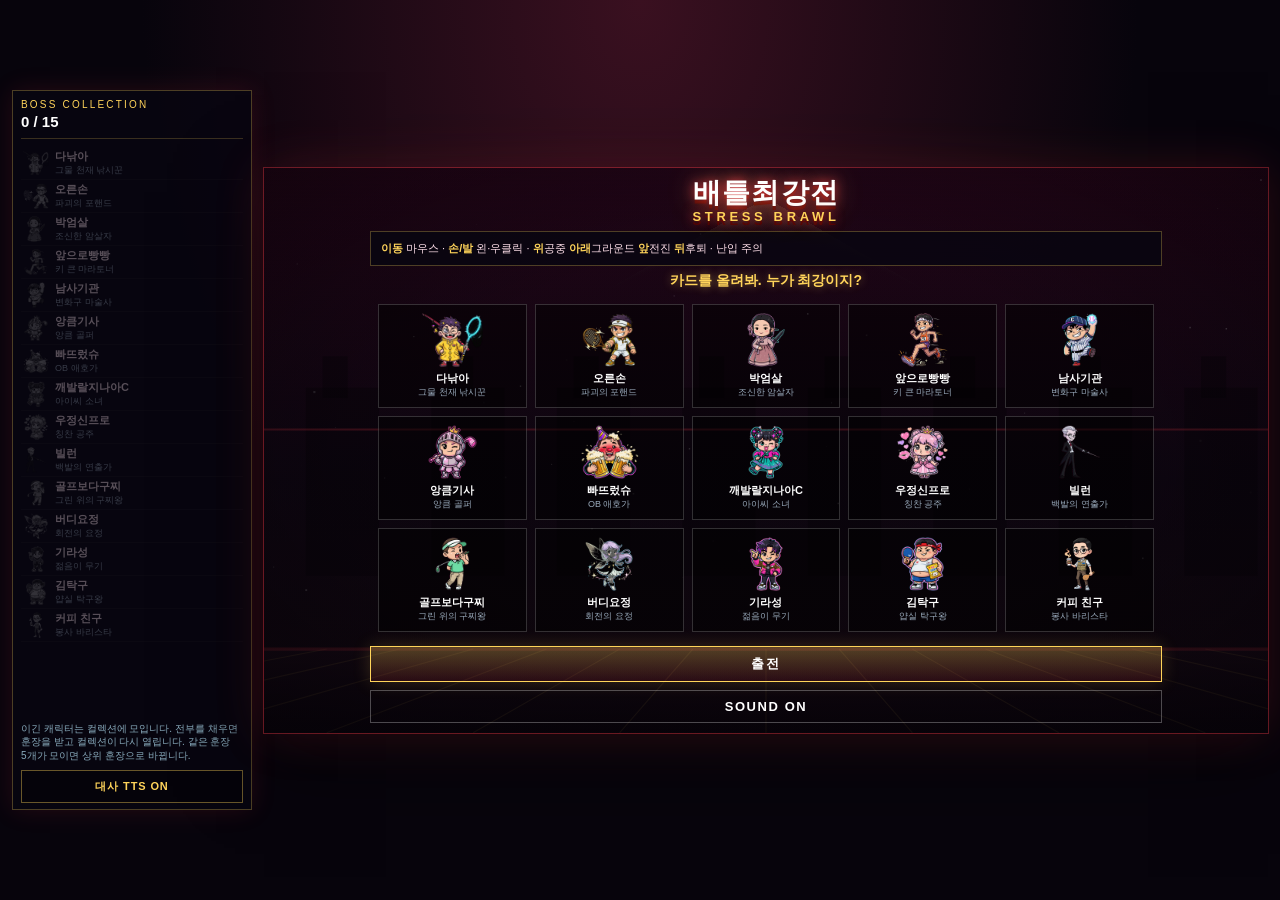
<file: battles/index.html>
<!DOCTYPE html>
<html lang="ko">
<head>
  <meta charset="UTF-8">
  <meta name="viewport" content="width=device-width, initial-scale=1, maximum-scale=1, user-scalable=no">
  <title>배틀최강전</title>
  <style>
    :root {
      --gold: #ffd45a;
      --hot: #ff3d4a;
      --cyan: #4df0ff;
      --pink: #ff6ad5;
      --bg: #07040c;
      --panel: rgba(8, 6, 16, 0.82);
      --font-ui: "Malgun Gothic", "Apple SD Gothic Neo", "Segoe UI", sans-serif;
      --font-num: Consolas, "Cascadia Mono", "Segoe UI", "Malgun Gothic", monospace;
    }

    * { box-sizing: border-box; }

    html, body {
      margin: 0;
      height: 100%;
      background:
        radial-gradient(ellipse at 50% 0%, #3a1020 0%, var(--bg) 55%);
      color: #ffe8f0;
      font-family: var(--font-ui);
      overflow: hidden;
      user-select: none;
      -webkit-user-select: none;
      touch-action: none;
    }

    #app {
      height: 100%;
      display: grid;
      grid-template-columns: minmax(180px, 240px) minmax(320px, 1fr);
      justify-content: center;
      align-items: center;
      gap: 12px;
      padding: 10px 12px;
    }

    #playwrap {
      min-width: 0;
      height: 100%;
      display: grid;
      place-items: center;
    }

    aside.side {
      min-width: 0;
      display: flex;
      flex-direction: column;
      background: var(--panel);
      border: 1px solid rgba(255, 212, 90, 0.28);
      box-shadow: 0 0 24px rgba(255, 61, 74, 0.12);
      padding: 8px 8px 6px;
      overflow: hidden;
      height: min(94vh, 720px);
    }

    aside.side header {
      flex: 0 0 auto;
      margin-bottom: 8px;
      border-bottom: 1px solid rgba(255, 212, 90, 0.2);
      padding-bottom: 8px;
    }

    aside.side .k {
      font-size: 10px;
      letter-spacing: 0.22em;
      color: var(--gold);
    }

    aside.side .v {
      font-size: 15px;
      font-weight: 800;
      margin-top: 3px;
      color: #fff;
      word-break: keep-all;
    }

    #colList {
      list-style: none;
      margin: 0;
      padding: 0;
      flex: 1;
      overflow-y: auto;
    }

    #colList li {
      display: grid;
      grid-template-columns: 26px 1fr;
      column-gap: 6px;
      align-items: center;
      padding: 2px 2px;
      border-bottom: 1px solid rgba(255, 255, 255, 0.05);
      opacity: 0.32;
    }

    #colList li img {
      width: 26px;
      height: 26px;
      object-fit: contain;
      filter: grayscale(1) brightness(0.6);
    }

    #colList li b {
      font-size: 11px;
      font-weight: 700;
      word-break: keep-all;
    }

    #colList li em {
      display: block;
      font-style: normal;
      font-size: 9px;
      color: #9ab;
      font-weight: 400;
    }

    #colList li.got { opacity: 1; }
    #colList li.got img { filter: none; }

    #colList li.current {
      opacity: 1;
      background: rgba(255, 212, 90, 0.08);
      box-shadow: inset 0 0 0 1px rgba(255, 212, 90, 0.4);
    }

    #colHint {
      flex: 0 0 auto;
      margin: 6px 0 0;
      font-size: 10px;
      color: #8ab;
      line-height: 1.35;
      word-break: keep-all;
    }

    #btnTts {
      flex: 0 0 auto;
      margin-top: 8px;
      width: 100%;
      cursor: pointer;
      border: 1px solid rgba(255, 212, 90, 0.4);
      background: rgba(0, 0, 0, 0.35);
      color: #ffd45a;
      font-family: var(--font-ui);
      font-size: 11px;
      font-weight: 800;
      letter-spacing: 0.08em;
      padding: 8px 8px;
    }

    #btnTts:hover, #btnTts:focus {
      background: rgba(255, 212, 90, 0.16);
      outline: none;
    }

    #btnTts.off {
      color: #8ab;
      border-color: rgba(255, 255, 255, 0.18);
    }

    #medals {
      display: none;
      flex-wrap: wrap;
      gap: 5px;
      margin-top: 8px;
      padding-top: 8px;
      border-top: 1px solid rgba(255, 212, 90, 0.25);
      min-height: 22px;
    }

    #medals .medal {
      width: 16px;
      height: 18px;
      clip-path: polygon(50% 0, 92% 22%, 92% 70%, 50% 100%, 8% 70%, 8% 22%);
      box-shadow: 0 0 6px currentColor;
    }

    #medals .bronze { background: linear-gradient(180deg, #e0a060, #8a4a18); color: #e0a060; }
    #medals .silver { background: linear-gradient(180deg, #f0f4ff, #8a93a8); color: #d0d6e4; }
    #medals .gold { background: linear-gradient(180deg, #fff1a8, #d4a017); color: #ffd45a; }
    #medals .plat { background: linear-gradient(180deg, #ffffff, #7ad7ff); color: #c8f6ff; }

    #stage {
      position: relative;
      box-shadow:
        0 0 0 1px rgba(255, 61, 74, 0.35),
        0 0 48px rgba(255, 61, 74, 0.16),
        0 24px 80px rgba(0, 0, 0, 0.55);
      background: #000;
    }

    #c {
      display: block;
      image-rendering: auto;
    }

    #stage.playing { cursor: none; }

    #scan {
      pointer-events: none;
      position: absolute;
      inset: 0;
      background:
        repeating-linear-gradient(
          to bottom,
          rgba(0, 0, 0, 0.06) 0px,
          rgba(0, 0, 0, 0.06) 1px,
          transparent 2px,
          transparent 4px
        );
      opacity: 0.4;
    }

    #vignette {
      pointer-events: none;
      position: absolute;
      inset: 0;
      background: radial-gradient(ellipse at center, transparent 50%, rgba(0, 0, 0, 0.45) 100%);
    }

    #menus {
      position: absolute;
      inset: 0;
      display: grid;
      place-items: center;
      background: linear-gradient(180deg, rgba(6, 2, 10, 0.25), rgba(6, 2, 10, 0.62));
      overflow: hidden;
    }

    #menus.hidden { display: none; }

    .panel {
      width: min(96%, 820px);
      text-align: center;
      padding: 12px 14px 14px;
    }

    .logo {
      font-weight: 800;
      font-size: 28px;
      line-height: 0.92;
      letter-spacing: 0.04em;
      color: #fff;
      text-shadow:
        0 0 12px rgba(255, 61, 74, 0.9),
        0 0 28px rgba(255, 212, 90, 0.45),
        0 4px 0 #400;
    }

    .logo span {
      display: block;
      color: var(--gold);
      font-size: 13px;
      letter-spacing: 0.28em;
      margin-top: 6px;
    }

    .help {
      margin: 8px 0 6px;
      text-align: left;
      font-size: 11px;
      line-height: 1.55;
      color: #ffe0ea;
      background: var(--panel);
      border: 1px solid rgba(255, 212, 90, 0.28);
      padding: 8px 10px;
      word-break: keep-all;
    }

    .help b { color: var(--gold); font-weight: 700; }

    .btn {
      cursor: pointer;
      border: 1px solid var(--gold);
      background: linear-gradient(180deg, rgba(255, 212, 90, 0.28), rgba(255, 61, 74, 0.12));
      color: #fff;
      font-family: var(--font-ui);
      font-size: 13px;
      font-weight: 800;
      letter-spacing: 0.16em;
      padding: 8px 18px;
      width: 100%;
      box-shadow: 0 0 18px rgba(255, 212, 90, 0.18);
    }

    .btn:hover, .btn:focus {
      background: linear-gradient(180deg, rgba(255, 212, 90, 0.5), rgba(255, 61, 74, 0.22));
      outline: none;
    }

    .btn + .btn { margin-top: 8px; }

    .ghost {
      border-color: rgba(255, 255, 255, 0.28);
      background: transparent;
      box-shadow: none;
      letter-spacing: 0.12em;
    }

    .muted { margin-top: 10px; font-size: 12px; color: #8ab; }

    #charGrid {
      display: grid;
      grid-template-columns: repeat(5, 1fr);
      gap: 8px;
      margin: 2px 0 8px;
      padding: 8px 8px 6px;
      overflow: visible;
    }

    .char-card {
      position: relative;
      cursor: pointer;
      border: 1px solid rgba(255, 255, 255, 0.18);
      background: rgba(0, 0, 0, 0.5);
      padding: 8px 4px 8px;
      color: #fff;
      min-height: 0;
      z-index: 1;
      transition: transform 0.16s cubic-bezier(0.18, 1.5, 0.28, 1), box-shadow 0.16s, border-color 0.16s, background 0.16s;
    }

    .char-card img {
      width: 100%;
      height: 54px;
      object-fit: contain;
      display: block;
      pointer-events: none;
      animation: idleBob 1.8s ease-in-out infinite;
    }

    .char-card .nm {
      font-size: 11px;
      font-weight: 800;
      margin-top: 4px;
      word-break: keep-all;
    }

    .char-card .tt {
      font-size: 9px;
      color: #9ab;
      word-break: keep-all;
    }

    .char-card .say {
      pointer-events: none;
      position: absolute;
      left: 50%;
      bottom: calc(100% + 4px);
      transform: translateX(-50%) scale(0.86);
      min-width: 120px;
      max-width: 180px;
      padding: 6px 8px;
      background: rgba(8, 6, 14, 0.94);
      border: 1px solid var(--gold);
      color: #fff;
      font-size: 11px;
      font-weight: 800;
      line-height: 1.35;
      word-break: keep-all;
      opacity: 0;
      z-index: 9;
      box-shadow: 0 6px 18px rgba(0, 0, 0, 0.45);
    }

    .char-card .say:after {
      content: "";
      position: absolute;
      left: 50%;
      top: 100%;
      margin-left: -5px;
      border: 5px solid transparent;
      border-top-color: var(--gold);
    }

    .char-card:hover,
    .char-card:focus {
      transform: scale(1.22) translateY(-10px);
      z-index: 8;
      border-color: var(--gold);
      background: rgba(255, 212, 90, 0.16);
      box-shadow: 0 10px 28px rgba(255, 212, 90, 0.42);
      outline: none;
    }

    .char-card:hover img,
    .char-card:focus img {
      animation: hop 0.42s ease-in-out infinite;
    }

    .char-card:hover .say,
    .char-card:focus .say {
      opacity: 1;
      transform: translateX(-50%) scale(1);
      animation: popSay 0.28s cubic-bezier(0.12, 1.4, 0.22, 1);
    }

    .char-card.on {
      border-color: var(--gold);
      background: rgba(255, 212, 90, 0.18);
      box-shadow: 0 0 18px rgba(255, 212, 90, 0.5);
    }

    .char-card.say-down .say {
      bottom: auto;
      top: calc(100% + 6px);
    }

    .char-card.say-down .say:after {
      top: auto;
      bottom: 100%;
      border-top-color: transparent;
      border-bottom-color: var(--gold);
    }

    @keyframes idleBob {
      0%, 100% { transform: translateY(0); }
      50% { transform: translateY(-3px); }
    }

    @keyframes hop {
      0%, 100% { transform: translateY(0) rotate(-5deg); }
      50% { transform: translateY(-9px) rotate(5deg); }
    }

    @keyframes popSay {
      0% { opacity: 0; transform: translateX(-50%) translateY(8px) scale(0.8); }
      100% { opacity: 1; transform: translateX(-50%) translateY(0) scale(1); }
    }

    #selHint {
      min-height: 22px;
      font-size: 14px;
      color: var(--gold);
      font-weight: 800;
      margin: 2px 0 0;
      word-break: keep-all;
      text-shadow: 0 0 10px rgba(255, 212, 90, 0.45);
    }

    #pauseTitle, #overTitle, #champTitle {
      font-size: 28px;
      letter-spacing: 0.12em;
      text-shadow: 0 0 16px var(--hot);
      font-weight: 800;
    }

    @media (max-width: 920px) {
      #app { grid-template-columns: 1fr; }
      aside.side { display: none; }
      .logo { font-size: 26px; }
      #charGrid { grid-template-columns: repeat(3, 1fr); padding-top: 34px; }
      .char-card:hover, .char-card:focus { transform: scale(1.12) translateY(-6px); }
    }
  </style>
</head>
<body>
  <div id="app">
    <aside class="side" id="collection">
      <header>
        <div class="k">BOSS COLLECTION</div>
        <div class="v" id="colCount">0 / 15</div>
      </header>
      <ul id="colList"></ul>
      <div id="medals" aria-label="훈장"></div>
      <p id="colHint">이긴 캐릭터는 컬렉션에 모입니다. 전부를 채우면 훈장을 받고 컬렉션이 다시 열립니다. 같은 훈장 5개가 모이면 상위 훈장으로 바뀝니다.</p>
      <button class="btn ghost" id="btnTts" type="button">대사 TTS ON</button>
    </aside>
    <div id="playwrap">
      <div id="stage">
        <canvas id="c" width="960" height="540"></canvas>
        <div id="scan"></div>
        <div id="vignette"></div>
        <div id="menus">
          <div id="scrTitle" class="panel">
            <div class="logo">배틀최강전<span>STRESS BRAWL</span></div>
            <div class="help">
              <div><b>이동</b> 마우스 · <b>손/발</b> 왼·우클릭 · <b>위</b>공중 <b>아래</b>그라운드 <b>앞</b>전진 <b>뒤</b>후퇴 · 난입 주의</div>
            </div>
            <div id="selHint">카드를 올려봐. 누가 최강이지?</div>
            <div id="charGrid"></div>
            <button class="btn" id="btnFight" type="button">출전</button>
            <button class="btn ghost" id="btnMute" type="button">SOUND ON</button>
          </div>

          <div id="scrPause" class="panel" hidden>
            <div id="pauseTitle">PAUSED</div>
            <p class="muted">Esc 또는 버튼으로 계속</p>
            <button class="btn" id="btnResume" type="button" style="margin-top:18px">RESUME</button>
            <button class="btn ghost" id="btnQuit" type="button">TITLE</button>
          </div>

          <div id="scrOver" class="panel" hidden>
            <div id="overTitle">K.O.</div>
            <p class="muted" id="overScore">졌지만, 스트레스는 좀 나갔다.</p>
            <button class="btn" id="btnRetry" type="button" style="margin-top:18px">REMATCH</button>
            <button class="btn ghost" id="btnTitle" type="button">TITLE</button>
          </div>

          <div id="scrChamp" class="panel" hidden>
            <div id="champTitle">최강 등극</div>
            <p class="muted" id="champLine">전부 이겼다. 스트레스도 같이 이겼다.</p>
            <button class="btn" id="btnChamp" type="button" style="margin-top:18px">타이틀</button>
          </div>
        </div>
      </div>
    </div>
  </div>
  <script src="js/chars.js"></script>
  <script src="js/audio.js"></script>
  <script src="js/game.js"></script>
</body>
</html>
</file>
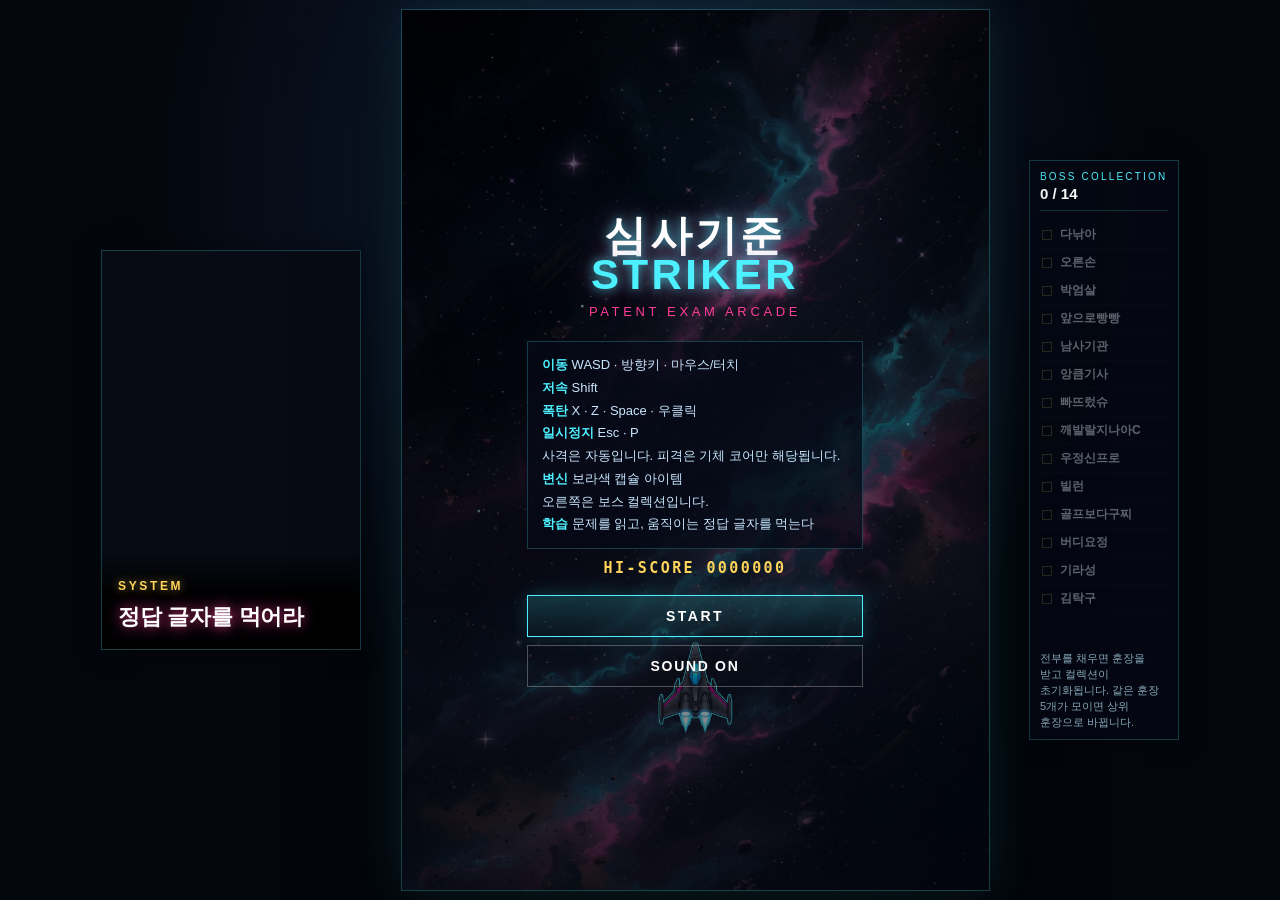
<file: exam_striker/index.html>
<!DOCTYPE html>
<html lang="ko">
<head>
  <meta charset="UTF-8">
  <meta name="viewport" content="width=device-width, initial-scale=1, maximum-scale=1, user-scalable=no">
  <title>심사기준 스트라이커</title>
  <style>
    :root {
      --cyan: #4df0ff;
      --magenta: #ff3d9a;
      --gold: #ffd45a;
      --bg: #03060c;
      --panel: rgba(6, 10, 22, 0.78);
      --font-ui: "Malgun Gothic", "Apple SD Gothic Neo", "Segoe UI", sans-serif;
      --font-display: "Segoe UI", "Malgun Gothic", sans-serif;
      --font-num: Consolas, "Cascadia Mono", "Segoe UI", "Malgun Gothic", monospace;
    }

    * { box-sizing: border-box; }

    html, body {
      margin: 0;
      height: 100%;
      background: radial-gradient(ellipse at 50% 20%, #12203a 0%, var(--bg) 55%);
      color: #e8f6ff;
      font-family: var(--font-ui);
      overflow: hidden;
      user-select: none;
      -webkit-user-select: none;
      touch-action: none;
    }

    #app {
      height: 100%;
      display: grid;
      grid-template-columns: minmax(200px, 260px) minmax(280px, 640px) 150px;
      justify-content: center;
      align-items: center;
      gap: 14px;
      padding: 10px 12px;
    }

    #playwrap {
      min-width: 0;
      height: 100%;
      display: grid;
      place-items: center;
    }

    aside.side {
      min-width: 0;
      display: flex;
      flex-direction: column;
      background: rgba(4, 8, 18, 0.78);
      border: 1px solid rgba(77, 240, 255, 0.22);
      box-shadow: 0 0 24px rgba(0, 0, 0, 0.35);
      padding: 10px 10px 8px;
      overflow: hidden;
    }

    #story {
      position: relative;
      height: min(48vh, 400px);
      padding: 0;
      background: #070b14;
    }

    #storyArt {
      position: absolute;
      inset: 0;
      background-position: center 18%;
      background-repeat: no-repeat;
      background-size: contain;
      filter: drop-shadow(0 0 18px rgba(255, 61, 154, 0.35));
    }

    #storyBanner {
      position: absolute;
      left: 0;
      right: 0;
      bottom: 0;
      padding: 28px 16px 18px;
      background: linear-gradient(180deg, transparent, rgba(0, 0, 0, 0.92) 42%);
      pointer-events: none;
    }

    #storyWho {
      font-size: 12px;
      font-weight: 800;
      letter-spacing: 0.22em;
      color: var(--gold);
      text-shadow: 0 0 10px rgba(255, 212, 90, 0.6);
      min-height: 16px;
    }

    #storyLine {
      margin-top: 8px;
      font-family: var(--font-display);
      font-size: 22px;
      font-weight: 800;
      line-height: 1.28;
      letter-spacing: -0.01em;
      color: #fff;
      word-break: keep-all;
      text-shadow:
        0 0 14px rgba(255, 61, 154, 0.85),
        0 3px 0 #000;
    }

    #storyLine.pop {
      animation: arcadePop 0.34s cubic-bezier(0.12, 1.4, 0.22, 1);
    }

    @keyframes arcadePop {
      0% { transform: translateY(22px) scale(1.28); opacity: 0; filter: blur(6px); }
      70% { transform: translateY(-2px) scale(1.02); opacity: 1; filter: blur(0); }
      100% { transform: none; }
    }

    #collection {
      height: min(72vh, 580px);
    }

    aside.side header {
      flex: 0 0 auto;
      margin-bottom: 10px;
      border-bottom: 1px solid rgba(77, 240, 255, 0.18);
      padding-bottom: 8px;
    }

    aside.side .k {
      font-size: 10px;
      letter-spacing: 0.22em;
      color: var(--cyan);
    }

    aside.side .v {
      font-family: var(--font-display);
      font-size: 15px;
      font-weight: 800;
      margin-top: 3px;
      color: #fff;
      word-break: keep-all;
    }

    #colList {
      list-style: none;
      margin: 0;
      padding: 0;
      flex: 1;
      overflow-y: auto;
    }

    #colList li {
      display: grid;
      grid-template-columns: 12px 1fr;
      column-gap: 6px;
      align-items: center;
      padding: 5px 2px;
      border-bottom: 1px solid rgba(255, 255, 255, 0.05);
      opacity: 0.38;
    }

    #colList li b {
      font-size: 12px;
      font-weight: 700;
      word-break: keep-all;
    }

    #colList li em { display: none; }

    #colList li i {
      grid-column: 1;
      grid-row: 1 / 3;
      align-self: center;
      width: 10px;
      height: 10px;
      border: 1px solid rgba(255, 212, 90, 0.4);
      background: transparent;
    }

    #colList li.got {
      opacity: 1;
    }

    #colList li.got i {
      background: var(--gold);
      box-shadow: 0 0 8px var(--gold);
    }

    #colList li.current {
      opacity: 1;
      background: rgba(77, 240, 255, 0.08);
      box-shadow: inset 0 0 0 1px rgba(77, 240, 255, 0.35);
    }

    #colHint {
      flex: 0 0 auto;
      margin: 8px 0 0;
      font-size: 11px;
      color: #8ab;
      line-height: 1.45;
      word-break: keep-all;
    }

    #medals {
      display: none;
      flex-wrap: wrap;
      gap: 5px;
      margin-top: 8px;
      padding-top: 8px;
      border-top: 1px solid rgba(255, 212, 90, 0.25);
      min-height: 22px;
    }

    #medals .medal {
      width: 16px;
      height: 18px;
      clip-path: polygon(50% 0, 92% 22%, 92% 70%, 50% 100%, 8% 70%, 8% 22%);
      box-shadow: 0 0 6px currentColor;
    }

    #medals .bronze { background: linear-gradient(180deg, #e0a060, #8a4a18); color: #e0a060; }
    #medals .silver { background: linear-gradient(180deg, #f0f4ff, #8a93a8); color: #d0d6e4; }
    #medals .gold { background: linear-gradient(180deg, #fff1a8, #d4a017); color: #ffd45a; }
    #medals .plat { background: linear-gradient(180deg, #ffffff, #7ad7ff); color: #c8f6ff; }

    @media (max-width: 920px) {
      #app { grid-template-columns: 1fr; }
      aside.side { display: none; }
    }

    #stage {
      position: relative;
      box-shadow:
        0 0 0 1px rgba(77, 240, 255, 0.22),
        0 0 48px rgba(77, 240, 255, 0.12),
        0 24px 80px rgba(0, 0, 0, 0.55);
      background: #000;
    }

    #c {
      display: block;
      image-rendering: auto;
    }

    #stage.playing { cursor: none; }

    #scan {
      pointer-events: none;
      position: absolute;
      inset: 0;
      background:
        repeating-linear-gradient(
          to bottom,
          rgba(0, 0, 0, 0.07) 0px,
          rgba(0, 0, 0, 0.07) 1px,
          transparent 2px,
          transparent 4px
        );
      mix-blend-mode: multiply;
      opacity: 0.45;
    }

    #vignette {
      pointer-events: none;
      position: absolute;
      inset: 0;
      background: radial-gradient(ellipse at center, transparent 52%, rgba(0, 0, 0, 0.42) 100%);
    }

    #hud {
      pointer-events: none;
      position: absolute;
      inset: 0;
      padding: 10px 12px 12px;
      display: none;
      font-family: var(--font-display);
    }

    #hud.on { display: block; }

    .hud-row {
      display: flex;
      justify-content: space-between;
      align-items: flex-start;
      gap: 8px;
    }

    .stat {
      text-shadow: 0 0 8px rgba(77, 240, 255, 0.45), 0 2px 0 #000;
    }

    .stat .k {
      font-size: 9px;
      letter-spacing: 0.22em;
      color: var(--cyan);
      opacity: 0.85;
    }

    .stat .v {
      font-family: var(--font-num);
      font-size: 22px;
      font-weight: 700;
      letter-spacing: 0.12em;
      margin-top: 1px;
    }

    .stat.right { text-align: right; }

    #chain {
      position: absolute;
      left: 50%;
      top: 42px;
      transform: translateX(-50%);
      font-family: var(--font-display);
      font-weight: 800;
      letter-spacing: 0.18em;
      color: var(--gold);
      text-shadow: 0 0 12px rgba(255, 212, 90, 0.7);
      opacity: 0;
      transition: opacity 0.12s;
    }

    #chain.on { opacity: 1; }

    #lives, #bombs {
      position: absolute;
      display: flex;
      gap: 4px;
      align-items: center;
      font-size: 11px;
      letter-spacing: 0.14em;
      color: #9ad;
    }

    #lives { left: 12px; bottom: 14px; }
    #bombs { right: 12px; bottom: 14px; }

    .pip {
      width: 10px;
      height: 10px;
      clip-path: polygon(50% 0, 100% 35%, 82% 100%, 18% 100%, 0 35%);
      background: var(--cyan);
      box-shadow: 0 0 8px var(--cyan);
    }

    .pip.bomb {
      clip-path: none;
      border-radius: 50%;
      background: var(--gold);
      box-shadow: 0 0 8px var(--gold);
    }

    #power {
      position: absolute;
      left: 50%;
      bottom: 12px;
      transform: translateX(-50%);
      display: flex;
      gap: 4px;
    }

    #power i {
      width: 18px;
      height: 6px;
      background: rgba(255, 255, 255, 0.12);
      box-shadow: inset 0 0 0 1px rgba(77, 240, 255, 0.25);
    }

    #power i.on {
      background: linear-gradient(90deg, var(--cyan), #fff);
      box-shadow: 0 0 8px var(--cyan);
    }

    #menus {
      position: absolute;
      inset: 0;
      display: grid;
      place-items: center;
      background: linear-gradient(180deg, rgba(2, 6, 16, 0.2), rgba(2, 6, 16, 0.55));
    }

    #menus.hidden { display: none; }

    .panel {
      width: min(90%, 380px);
      text-align: center;
      padding: 28px 22px 24px;
    }

    .logo {
      font-family: var(--font-display);
      font-weight: 800;
      font-size: 42px;
      line-height: 0.92;
      letter-spacing: 0.08em;
      color: #fff;
      text-shadow:
        0 0 12px rgba(77, 240, 255, 0.8),
        0 0 28px rgba(255, 61, 154, 0.45);
    }

    .logo span {
      display: block;
      color: var(--cyan);
    }

    .tag {
      margin-top: 10px;
      font-size: 13px;
      letter-spacing: 0.28em;
      color: var(--magenta);
      text-transform: uppercase;
    }

    .help {
      margin: 22px 0 8px;
      text-align: left;
      font-size: 13px;
      line-height: 1.75;
      color: #c9e7ff;
      background: var(--panel);
      border: 1px solid rgba(77, 240, 255, 0.22);
      padding: 12px 14px;
      word-break: keep-all;
      overflow-wrap: break-word;
    }

    .help b { color: var(--cyan); font-weight: 700; }

    .hiscore {
      margin: 10px 0 18px;
      font-family: var(--font-num);
      font-size: 15px;
      font-weight: 700;
      letter-spacing: 0.16em;
      color: var(--gold);
    }

    .btn {
      cursor: pointer;
      border: 1px solid var(--cyan);
      background: linear-gradient(180deg, rgba(77, 240, 255, 0.18), rgba(77, 240, 255, 0.04));
      color: #fff;
      font-family: var(--font-display);
      font-size: 14px;
      font-weight: 800;
      letter-spacing: 0.18em;
      padding: 12px 22px;
      width: 100%;
      box-shadow: 0 0 18px rgba(77, 240, 255, 0.18);
    }

    .btn:hover, .btn:focus {
      background: linear-gradient(180deg, rgba(77, 240, 255, 0.4), rgba(77, 240, 255, 0.12));
      outline: none;
    }

    .btn + .btn { margin-top: 8px; }

    .ghost {
      border-color: rgba(255, 255, 255, 0.28);
      background: transparent;
      box-shadow: none;
      letter-spacing: 0.12em;
    }

    #pauseTitle, #overTitle {
      font-family: var(--font-display);
      font-size: 28px;
      letter-spacing: 0.16em;
      text-shadow: 0 0 16px var(--magenta);
    }

    .muted { margin-top: 10px; font-size: 12px; color: #8ab; }

    #toast {
      pointer-events: none;
      position: absolute;
      left: 50%;
      top: 36%;
      transform: translate(-50%, -50%);
      font-family: var(--font-display);
      font-weight: 800;
      font-size: 30px;
      letter-spacing: 0.08em;
      color: #fff;
      text-shadow: 0 0 18px var(--magenta);
      opacity: 0;
      transition: opacity 0.15s;
      white-space: nowrap;
      text-align: center;
    }

    #toast.show { opacity: 1; }
    #toast.ok {
      color: #b8fbff;
      text-shadow: 0 0 22px rgba(77, 240, 255, 1), 0 3px 0 #000;
    }
    #toast.bad {
      color: #ffd0ea;
      text-shadow: 0 0 22px rgba(255, 61, 154, 1), 0 3px 0 #000;
    }

    #quizBanner {
      display: none;
      position: absolute;
      left: 16px;
      right: 16px;
      top: 84px;
      pointer-events: none;
      text-align: center;
      z-index: 5;
    }

    #quizBanner.on { display: block; }

    #quizBanner .k {
      font-size: 10px;
      letter-spacing: 0.22em;
      color: var(--gold);
      text-shadow: 0 0 8px rgba(255, 212, 90, 0.7);
    }

    #quizBanner .q {
      margin-top: 5px;
      font-size: 15px;
      font-weight: 800;
      line-height: 1.45;
      word-break: keep-all;
      color: #fff;
      text-shadow: 0 0 12px rgba(77, 240, 255, 0.8), 0 2px 0 #000;
      background: rgba(3, 8, 18, 0.78);
      border: 1px solid rgba(77, 240, 255, 0.4);
      padding: 10px 12px;
    }

    #quizBanner .count {
      margin-top: 6px;
      font-size: 28px;
      font-weight: 800;
      letter-spacing: 0.12em;
      color: var(--gold);
      text-shadow: 0 0 16px rgba(255, 212, 90, 0.9);
      min-height: 32px;
    }

    #quizBanner .verdict {
      margin-top: 8px;
      font-family: var(--font-display);
      font-size: 26px;
      font-weight: 800;
      letter-spacing: 0.1em;
      text-shadow: 0 3px 0 #000;
    }

    #quizBanner.ok .q { border-color: rgba(77, 240, 255, 0.85); box-shadow: 0 0 16px rgba(77, 240, 255, 0.35); }
    #quizBanner.ok .verdict { color: var(--cyan); text-shadow: 0 0 16px rgba(77, 240, 255, 0.95), 0 3px 0 #000; }
    #quizBanner.ok .count { color: var(--cyan); }
    #quizBanner.bad .q, #quizBanner.timeout .q { border-color: rgba(255, 61, 154, 0.85); box-shadow: 0 0 16px rgba(255, 61, 154, 0.35); }
    #quizBanner.bad .verdict, #quizBanner.timeout .verdict { color: var(--magenta); text-shadow: 0 0 16px rgba(255, 61, 154, 0.95), 0 3px 0 #000; }
    #quizBanner.bad .count, #quizBanner.timeout .count { color: #ffd0ea; }

    #formName {
      position: absolute;
      left: 50%;
      bottom: 26px;
      transform: translateX(-50%);
      font-family: var(--font-display);
      font-size: 11px;
      font-weight: 800;
      letter-spacing: 0.22em;
      color: var(--cyan);
      text-shadow: 0 0 8px rgba(77, 240, 255, 0.7);
      white-space: nowrap;
    }

    #eventTag {
      position: absolute;
      left: 50%;
      top: 78px;
      transform: translateX(-50%);
      font-family: var(--font-display);
      font-size: 11px;
      font-weight: 800;
      letter-spacing: 0.22em;
      color: var(--magenta);
      text-shadow: 0 0 10px rgba(255, 61, 154, 0.8);
      opacity: 0;
      white-space: nowrap;
    }

    #eventTag.on { opacity: 1; }

    #bossbar {
      display: none;
      position: absolute;
      left: 40px;
      right: 40px;
      top: 62px;
      height: 8px;
      padding-top: 0;
      background: rgba(255, 255, 255, 0.08);
      box-shadow: 0 0 0 1px rgba(255, 61, 154, 0.45);
    }

    #bossbar.on { display: block; }

    #bossName {
      position: absolute;
      left: 0;
      right: 0;
      top: -16px;
      text-align: center;
      font-size: 12px;
      font-weight: 700;
      letter-spacing: 0.14em;
      color: #ffd0ea;
      text-shadow: 0 0 8px rgba(255, 61, 154, 0.7);
    }

    #bossbar > i {
      display: block;
      height: 100%;
      width: 100%;
      background: linear-gradient(90deg, var(--magenta), #ffd0ea);
      transform-origin: left center;
    }

    @media (max-width: 640px) {
      .logo { font-size: 26px; }
      .help { font-size: 12px; }
    }
  </style>
</head>
<body>
  <div id="app">
    <aside class="side" id="story">
      <div id="storyArt"></div>
      <div id="storyBanner">
        <div id="storyWho">심사기준 스트라이커</div>
        <div id="storyLine">정답 글자를 먹어라</div>
      </div>
    </aside>
    <div id="playwrap">
    <div id="stage">
      <canvas id="c" width="480" height="720"></canvas>
      <div id="scan"></div>
      <div id="vignette"></div>

      <div id="hud">
        <div class="hud-row">
          <div class="stat">
            <div class="k">SCORE</div>
            <div class="v" id="score">0000000</div>
          </div>
          <div class="stat right">
            <div class="k">HI-SCORE</div>
            <div class="v" id="hi">0000000</div>
          </div>
        </div>
        <div id="chain">CHAIN 0</div>
        <div id="eventTag"></div>
        <div id="bossbar"><div id="bossName"></div><i id="bossfill"></i></div>
        <div id="lives">
          <div class="pip"></div><div class="pip"></div><div class="pip"></div>
          <div class="pip"></div><div class="pip"></div><div class="pip"></div>
        </div>
        <div id="power"><i></i><i></i><i></i><i></i><i></i><i></i></div>
        <div id="quizBanner"><div class="k">심사기준 OX</div><div class="q"></div></div>
        <div id="formName">STRIKER</div>
        <div id="bombs">
          <div class="pip bomb"></div><div class="pip bomb"></div><div class="pip bomb"></div>
          <div class="pip bomb"></div><div class="pip bomb"></div><div class="pip bomb"></div>
        </div>
      </div>

      <div id="toast"></div>

      <div id="menus">
        <div id="scrTitle" class="panel">
          <div class="logo">심사기준<span>STRIKER</span></div>
          <div class="tag">patent exam arcade</div>
          <div class="help">
            <div><b>이동</b> WASD · 방향키 · 마우스/터치</div>
            <div><b>저속</b> Shift</div>
            <div><b>폭탄</b> X · Z · Space · 우클릭</div>
            <div><b>일시정지</b> Esc · P</div>
            <div>사격은 자동입니다. 피격은 기체 코어만 해당됩니다.</div>
            <div><b>변신</b> 보라색 캡슐 아이템</div>
            <div>오른쪽은 보스 컬렉션입니다.</div>
            <div><b>학습</b> 문제를 읽고, 움직이는 정답 글자를 먹는다</div>
          </div>
          <div class="hiscore" id="titleHi">HI-SCORE 0000000</div>
          <button class="btn" id="btnStart" type="button">START</button>
          <button class="btn ghost" id="btnMute" type="button">SOUND ON</button>
        </div>

        <div id="scrPause" class="panel" hidden>
          <div id="pauseTitle">PAUSED</div>
          <p class="muted">Esc 또는 버튼으로 계속</p>
          <button class="btn" id="btnResume" type="button" style="margin-top:18px">RESUME</button>
          <button class="btn ghost" id="btnQuit" type="button">TITLE</button>
        </div>

        <div id="scrOver" class="panel" hidden>
          <div id="overTitle">GAME OVER</div>
          <p class="muted" id="overScore">SCORE 0</p>
          <button class="btn" id="btnRetry" type="button" style="margin-top:18px">RETRY</button>
          <button class="btn ghost" id="btnTitle" type="button">TITLE</button>
        </div>
      </div>
    </div>
    </div>
    <aside class="side" id="collection">
      <header>
        <div class="k">BOSS COLLECTION</div>
        <div class="v" id="colCount">0 / 14</div>
      </header>
      <ul id="colList"></ul>
      <div id="medals" aria-label="훈장"></div>
      <p id="colHint">전부를 채우면 훈장을 받고 컬렉션이 초기화됩니다. 같은 훈장 5개가 모이면 상위 훈장으로 바뀝니다.</p>
    </aside>
  </div>
  <script src="js/sprites.js"></script>
  <script src="js/audio.js"></script>
  <script src="js/bosses.js"></script>
  <script src="js/quiz.js"></script>
  <script src="js/game.js"></script>
</body>
</html>
</file>
